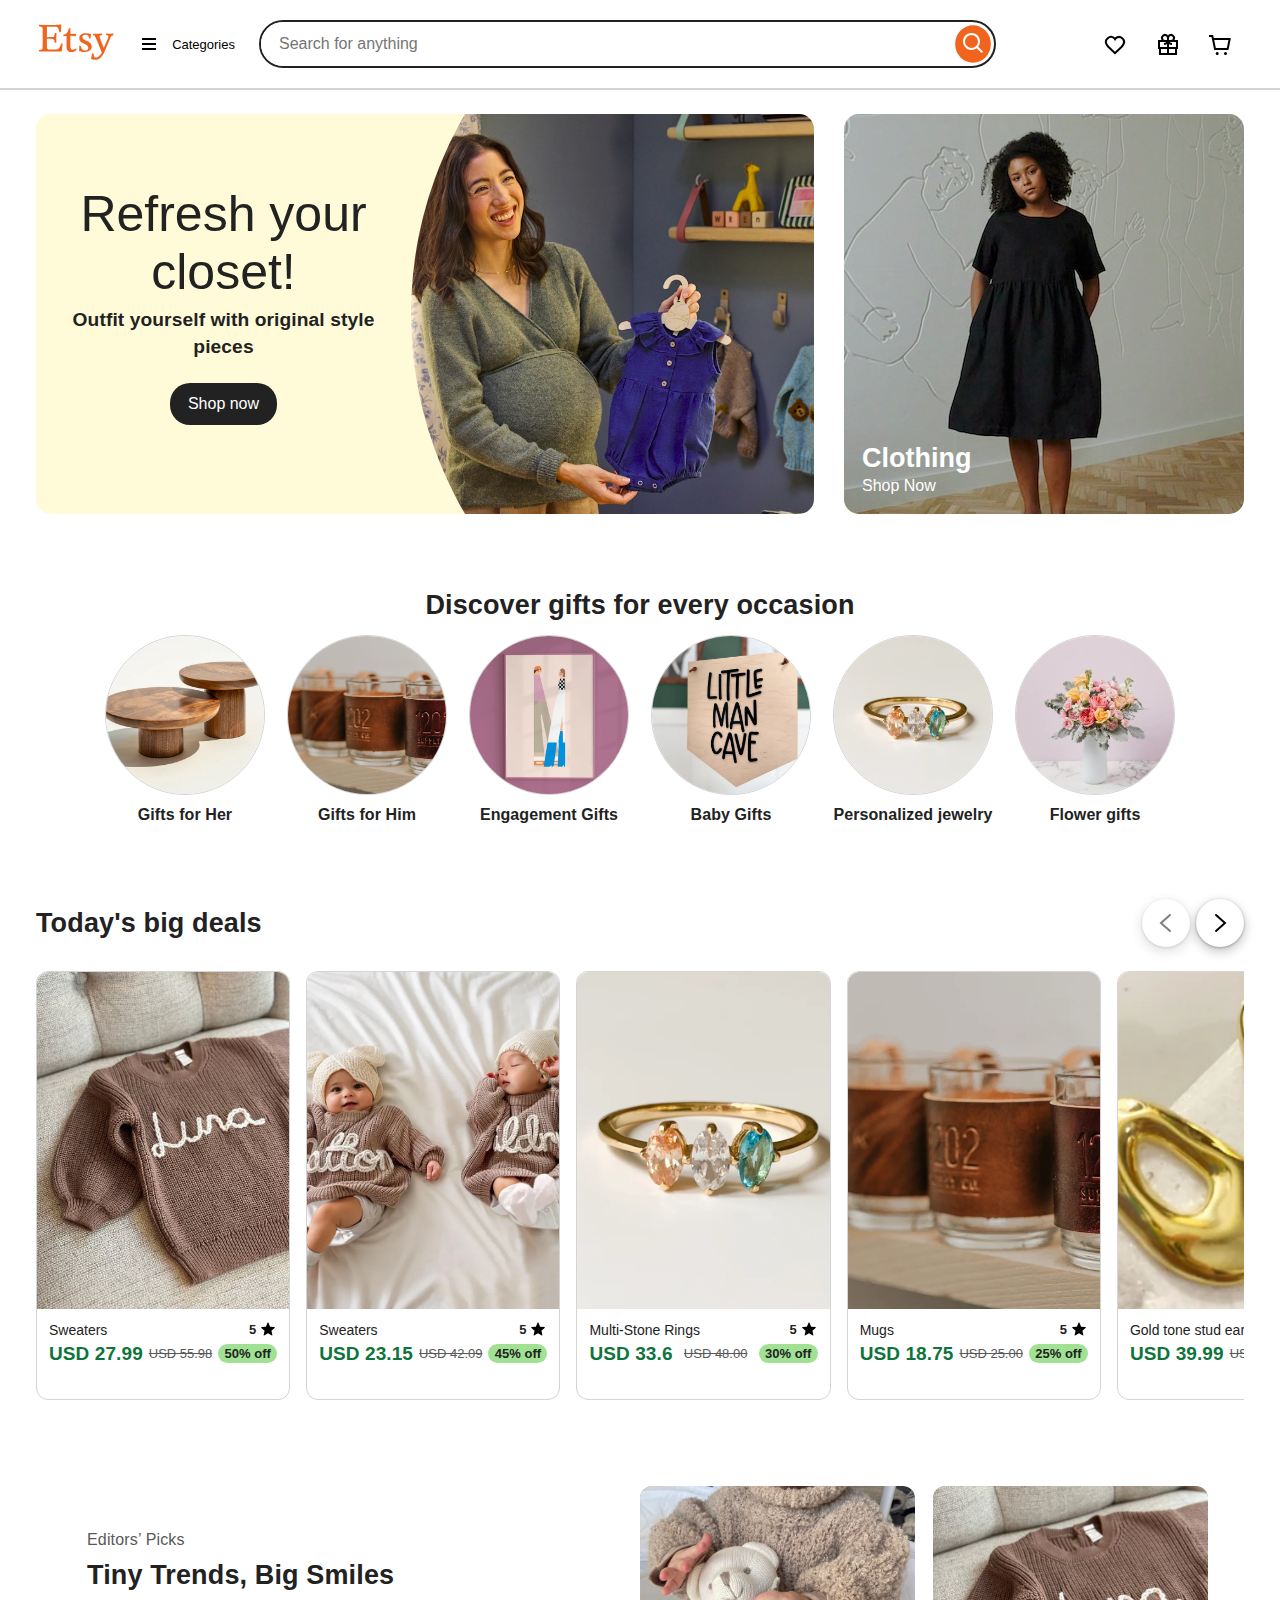
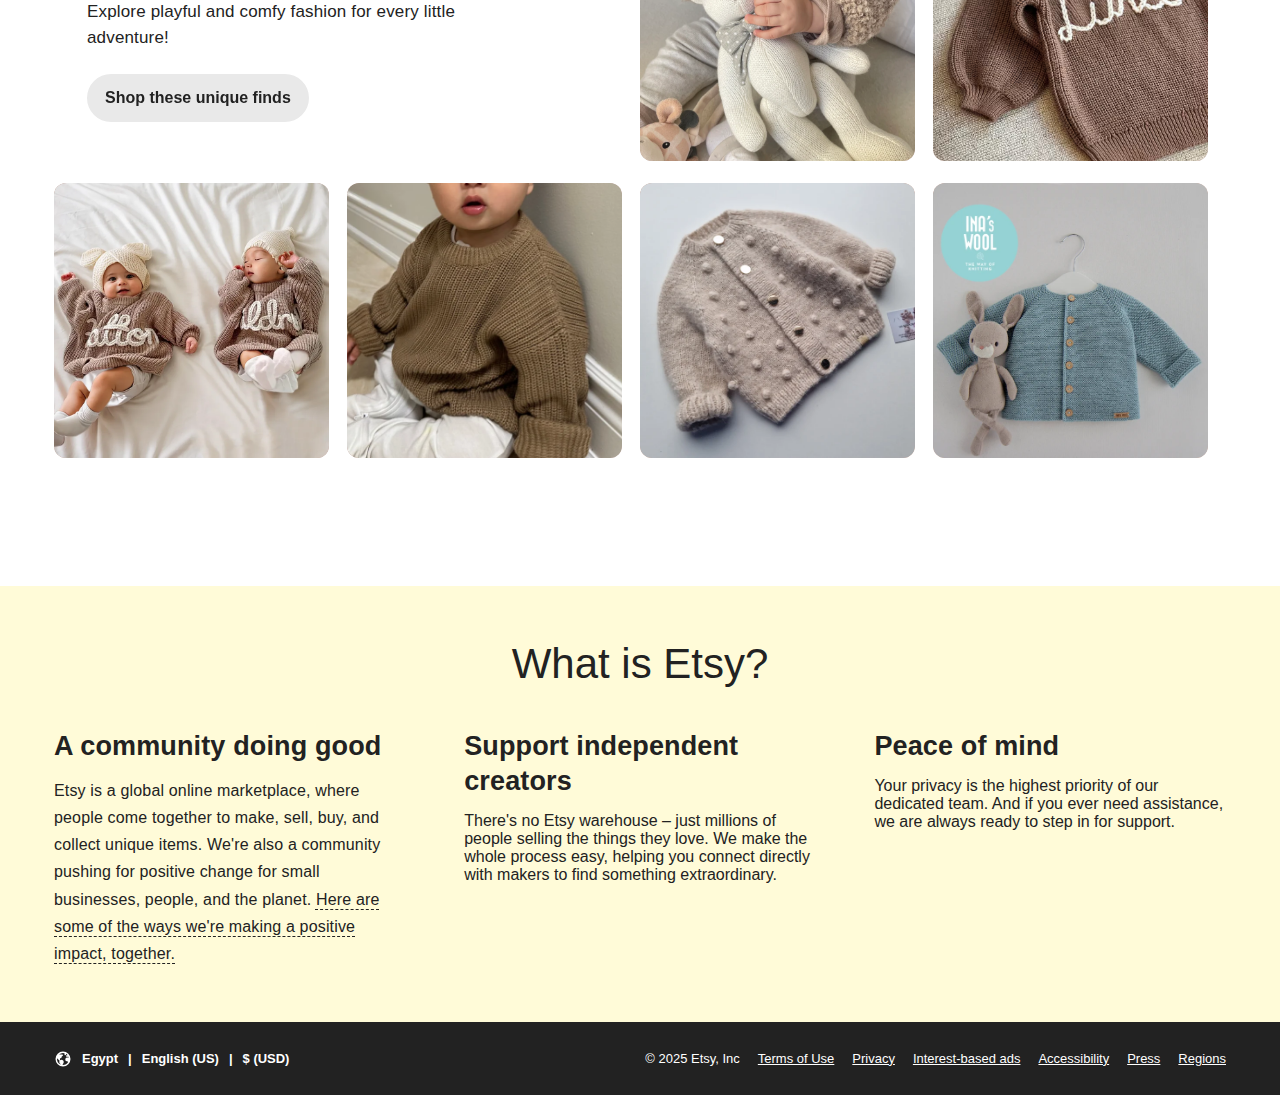
<file: index.html>
<!DOCTYPE html>
<html lang="en">

<head>
  <meta charset="UTF-8" />
  <meta name="viewport" content="width=device-width, initial-scale=1.0" />
  <link rel="stylesheet" href="styles/main.css" />
  <link rel="stylesheet" href="styles/gifts.css" />
  <link rel="stylesheet" href="styles/categories.css" />
  <link rel="stylesheet" href="styles/grid-sub-cat.css" />
  <link rel="stylesheet" href="https://cdnjs.cloudflare.com/ajax/libs/font-awesome/6.7.2/css/all.min.css" />

  <script src="scripts/components/gifts.js" defer></script>
  <script src="scripts/main.js" defer type="module"></script>

  <title>
    Etsy Egypt - Shop for handmade, vintage, custom, and unique gifts for
    everyone
  </title>

  <link rel="icon" href="./assets/images/favicon.png" type="image/png" sizes="32x32" />
</head>

<body>
  <main>
    <div class="menu-overlay"></div>

    <section class="hero container">
      <div class="main hero-hover cats" data-cat="0" data-sub-cat="0">
        <div class="data">
          <p>Refresh your closet!</p>
          <p>Outfit yourself with original style pieces</p>
          <button>Shop now</button>
        </div>
        <img src="./assets/images/landing1.png" alt="shop" />
      </div>
      <div class="second hero-hover cats">
        <div>
          <p class="sub-cat-name">Clothing</p>
          <p>Shop Now</p>
        </div>
      </div>
    </section>

    <section id="recently" class="recently container">
      <header>
        <h2>Recently viewed</h2>
      </header>
      <div class="recently-viewed"></div>
    </section>

    <section class="container gifts">
      <header>
        <h2>Discover gifts for every occasion</h2>
      </header>
      <div class="gifts-cards"></div>
    </section>

    <section id="scroller" class="big-deals container">
      <header>
        <h2>Today's big deals</h2>
        <div class="control">
          <button class="prev" id="prev" title="Previous">
            <svg xmlns="http://www.w3.org/2000/svg" viewBox="0 0 24 24" aria-hidden="true" focusable="false">
              <path
                d="M16 21.002a1 1 0 0 1-.664-.253L5.5 12.002l9.841-8.748a1 1 0 0 1 1.328 1.494L8.5 12.002l8.159 7.252A1 1 0 0 1 16 21.002">
              </path>
            </svg>
          </button>
          <button class="next" id="next" title="Next">
            <svg xmlns="http://www.w3.org/2000/svg" viewBox="0 0 24 24" aria-hidden="true" focusable="false">
              <path
                d="M8 21a1 1 0 0 1-.664-1.747l8.164-7.254-8.164-7.252a1 1 0 0 1 1.328-1.494L18.5 12l-9.836 8.747A1 1 0 0 1 8 21">
              </path>
            </svg>
          </button>
        </div>
      </header>
      <div id="carousel"></div>
    </section>

    <section class="gifts-for-1 container">

      <div class="grid-sub-cat1">

        <div class="grid-sub-cat1-container">

          <div class="grid-desc-container">
            <p class="sub-name">Editors’ Picks</p>
            <h2 class="grid-head">Tiny Trends, Big Smiles</h2>
            <p class="grid-desc">Explore playful and comfy fashion for every little adventure!</p>
            <a href="/pages/products.html?catId=4&subCatId=405" title="Shop these unique finds"> Shop these unique finds </a>
          </div>

        </div>
      </div>
    </section>

    <section class="gifts-for-2 container"></section>

    <section class="what-is">
      <div class="container">
        <h2>What is Etsy?</h2>

        <div class="columns">
          <div class="column">
            <h3>A community doing good</h3>
            <div>
              Etsy is a global online marketplace, where people come together
              to make, sell, buy, and collect unique items. We're also a
              community pushing for positive change for small businesses,
              people, and the planet.
              <div class="msg">
                <span class="under-lined">Here are some of the ways we're making a positive impact,
                  together.
                </span>
                <ul>
                  <li>
                    Your purchases on Etsy in 2020 generated nearly $4 billion
                    in income for small businesses.
                  </li>
                  <li>
                    We advocate for policy—at the global and local level—that
                    benefits creative entrepreneurs and helps small businesses
                    grow and thrive.
                  </li>
                  <li>
                    We are deepening our commitment to a sustainable future
                    and are working towards a new goal to reach net zero
                    emissions by 2030.
                  </li>
                </ul>
              </div>
            </div>
          </div>
          <div class="column">
            <h3>Support independent creators</h3>
            <p>
              There's no Etsy warehouse – just millions of people selling the
              things they love. We make the whole process easy, helping you
              connect directly with makers to find something extraordinary.
            </p>
          </div>
          <div class="column">
            <h3>Peace of mind</h3>
            <p>
              Your privacy is the highest priority of our dedicated team. And
              if you ever need assistance, we are always ready to step in for
              support.
            </p>
          </div>
        </div>
      </div>
    </section>
  </main>
</body>

</html>
</file>
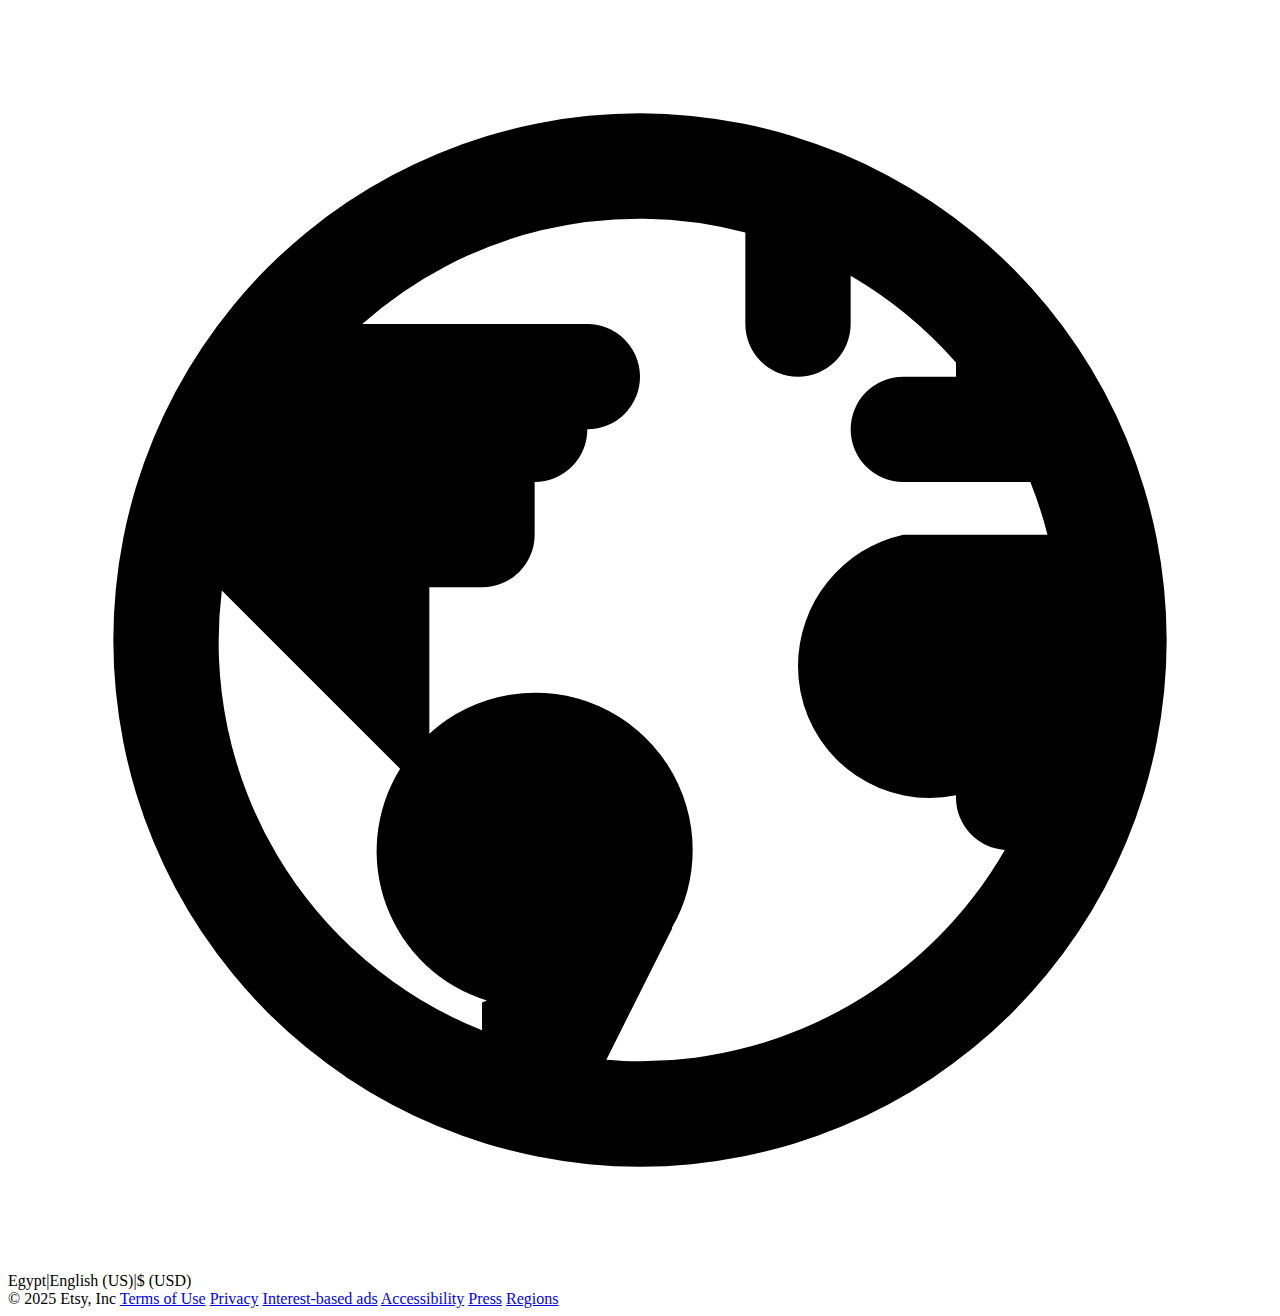
<file: components/footer.html>
<body>
  <footer>
    <div class="container">
      <div class="left-part">
        <svg
          xmlns="http://www.w3.org/2000/svg"
          viewBox="0 0 24 24"
          aria-hidden="true"
          focusable="false"
        >
          <path
            d="M12,2A10,10,0,1,0,22,12,10.012,10.012,0,0,0,12,2ZM9,18.883v0.528A7.938,7.938,0,0,1,4.06,11.06l3.385,3.385a2.967,2.967,0,0,0,1.649,4.4ZM17.5,15a2.509,2.509,0,0,0,.5-0.05V15a0.992,0.992,0,0,0,.927.985A8,8,0,0,1,12,20c-0.216,0-.427-0.016-0.639-0.032l1.254-2.5-0.015.006A2.968,2.968,0,0,0,13,16a2.988,2.988,0,0,0-5-2.221V11H9a1,1,0,0,0,1-1V9a1,1,0,0,0,1-1,1,1,0,0,0,0-2H6.726A7.9,7.9,0,0,1,14,4.263V6a1,1,0,0,0,2,0V5.082a8.047,8.047,0,0,1,2,1.649V7H17a1,1,0,0,0,0,2h2.411a7.941,7.941,0,0,1,.326,1H17a2.556,2.556,0,0,0-2,2.5A2.5,2.5,0,0,0,17.5,15Z"
          ></path>
        </svg>

        <span>Egypt</span><span>|</span><span>English (US)</span><span>|</span
        ><span>$ (USD)</span>
      </div>

      <div class="right-part">
        <span>© 2025 Etsy, Inc</span>
        <a href="#">Terms of Use</a>
        <a href="#">Privacy</a>
        <a href="#">Interest-based ads</a>
        <a href="#">Accessibility</a>
        <a href="#">Press</a>
        <a href="#">Regions</a>
      </div>
    </div>
  </footer>
</body>
</file>
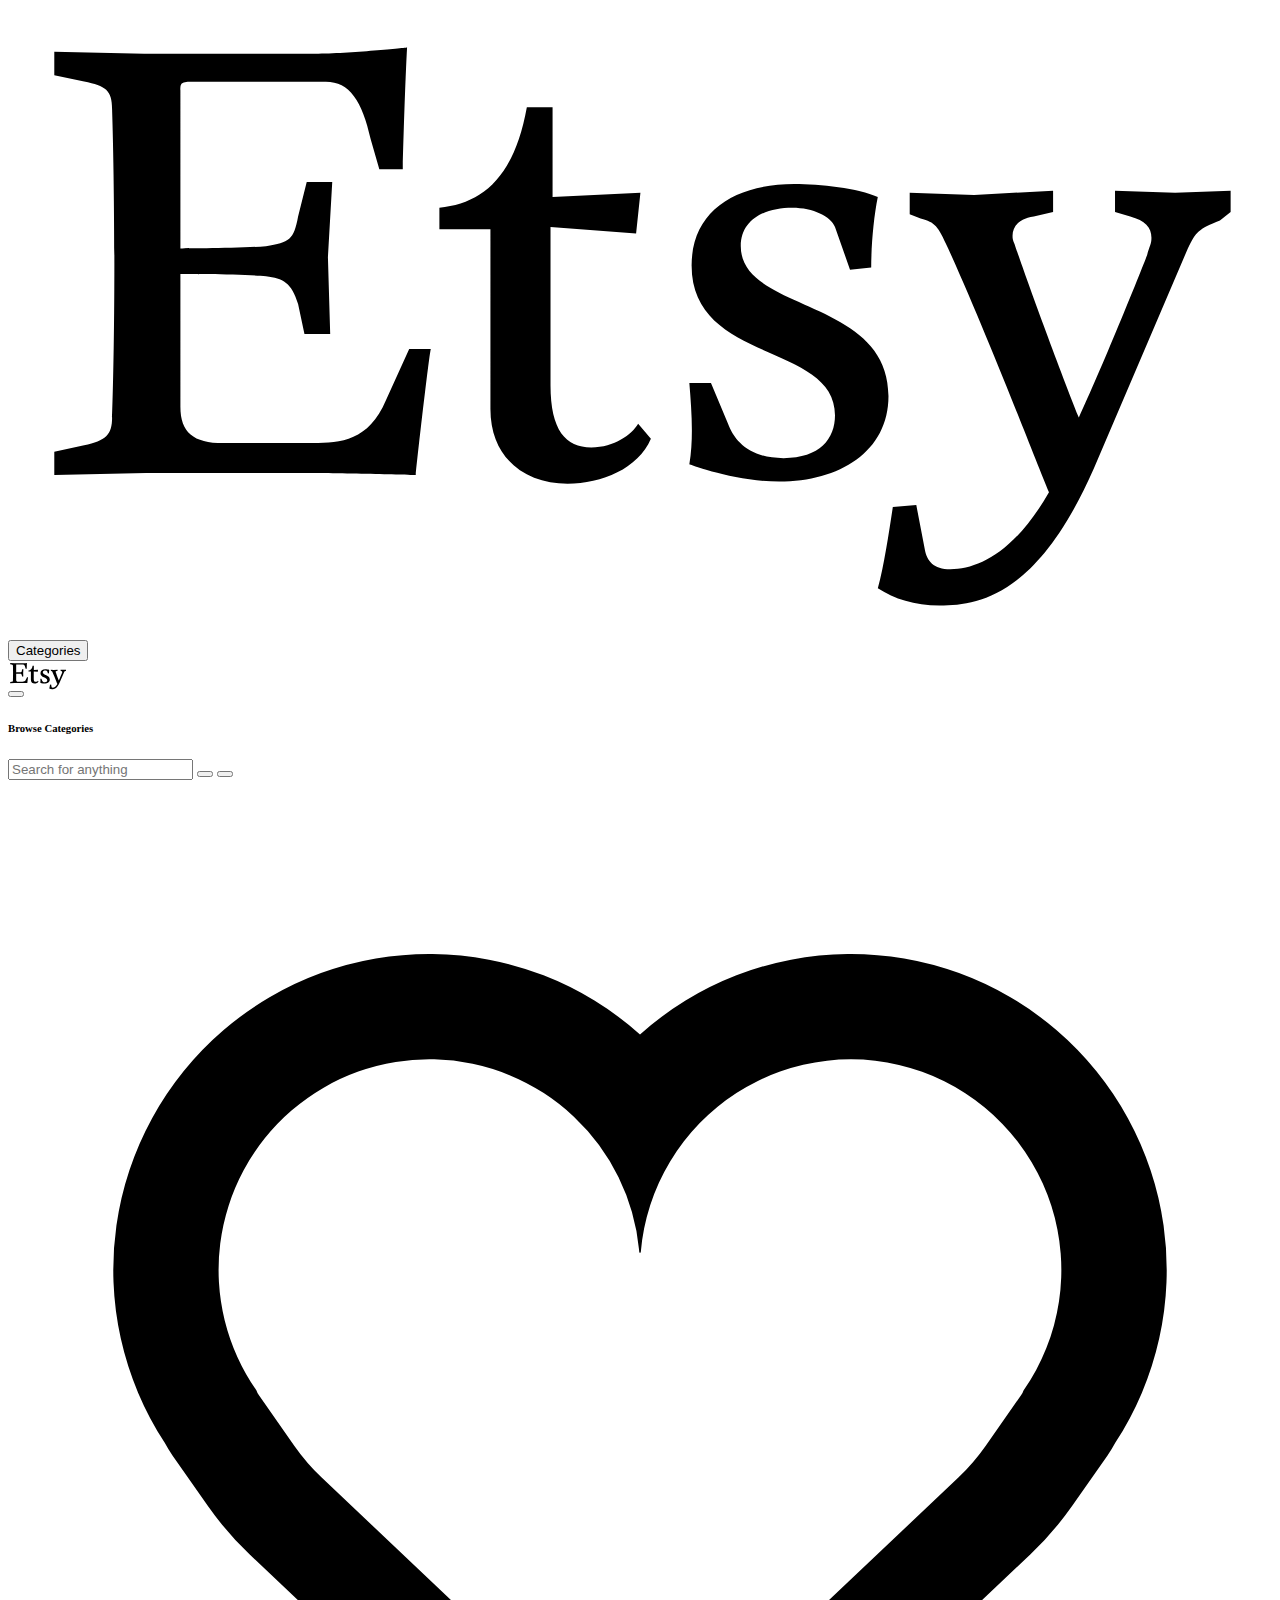
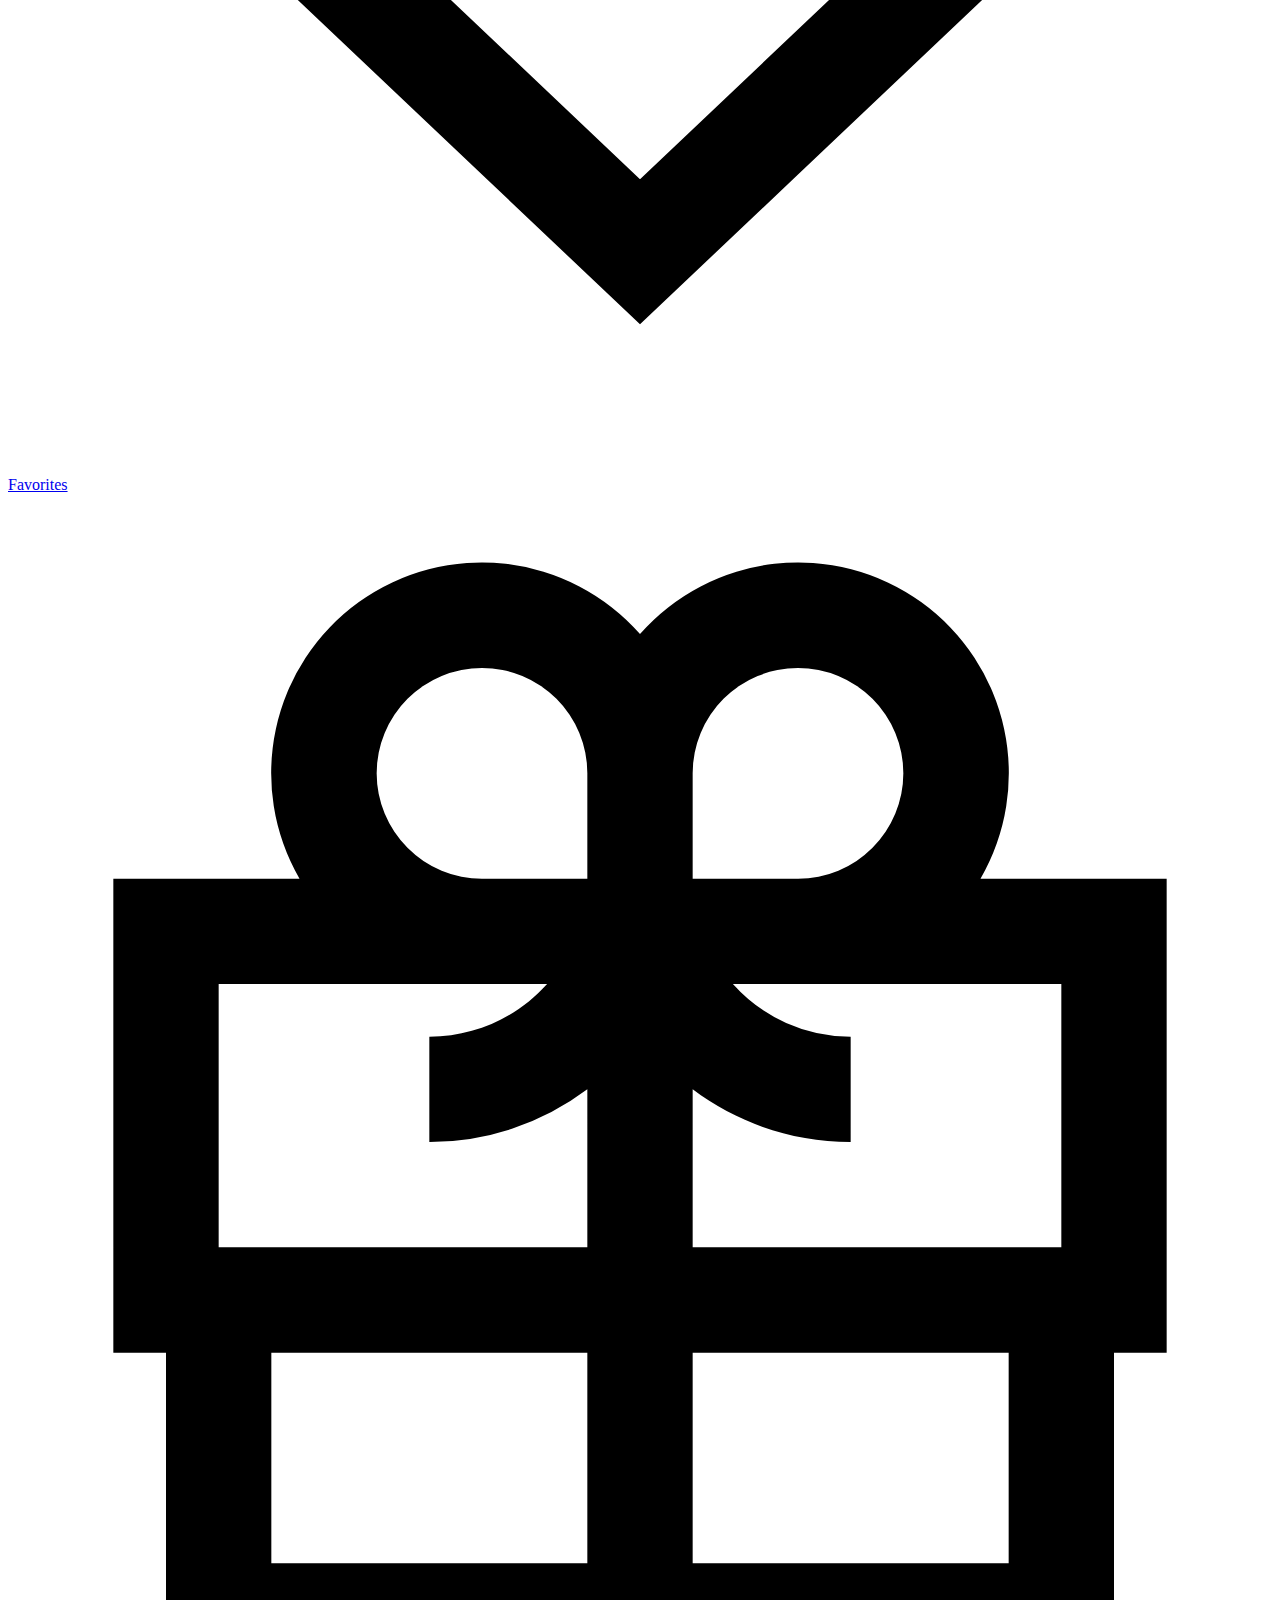
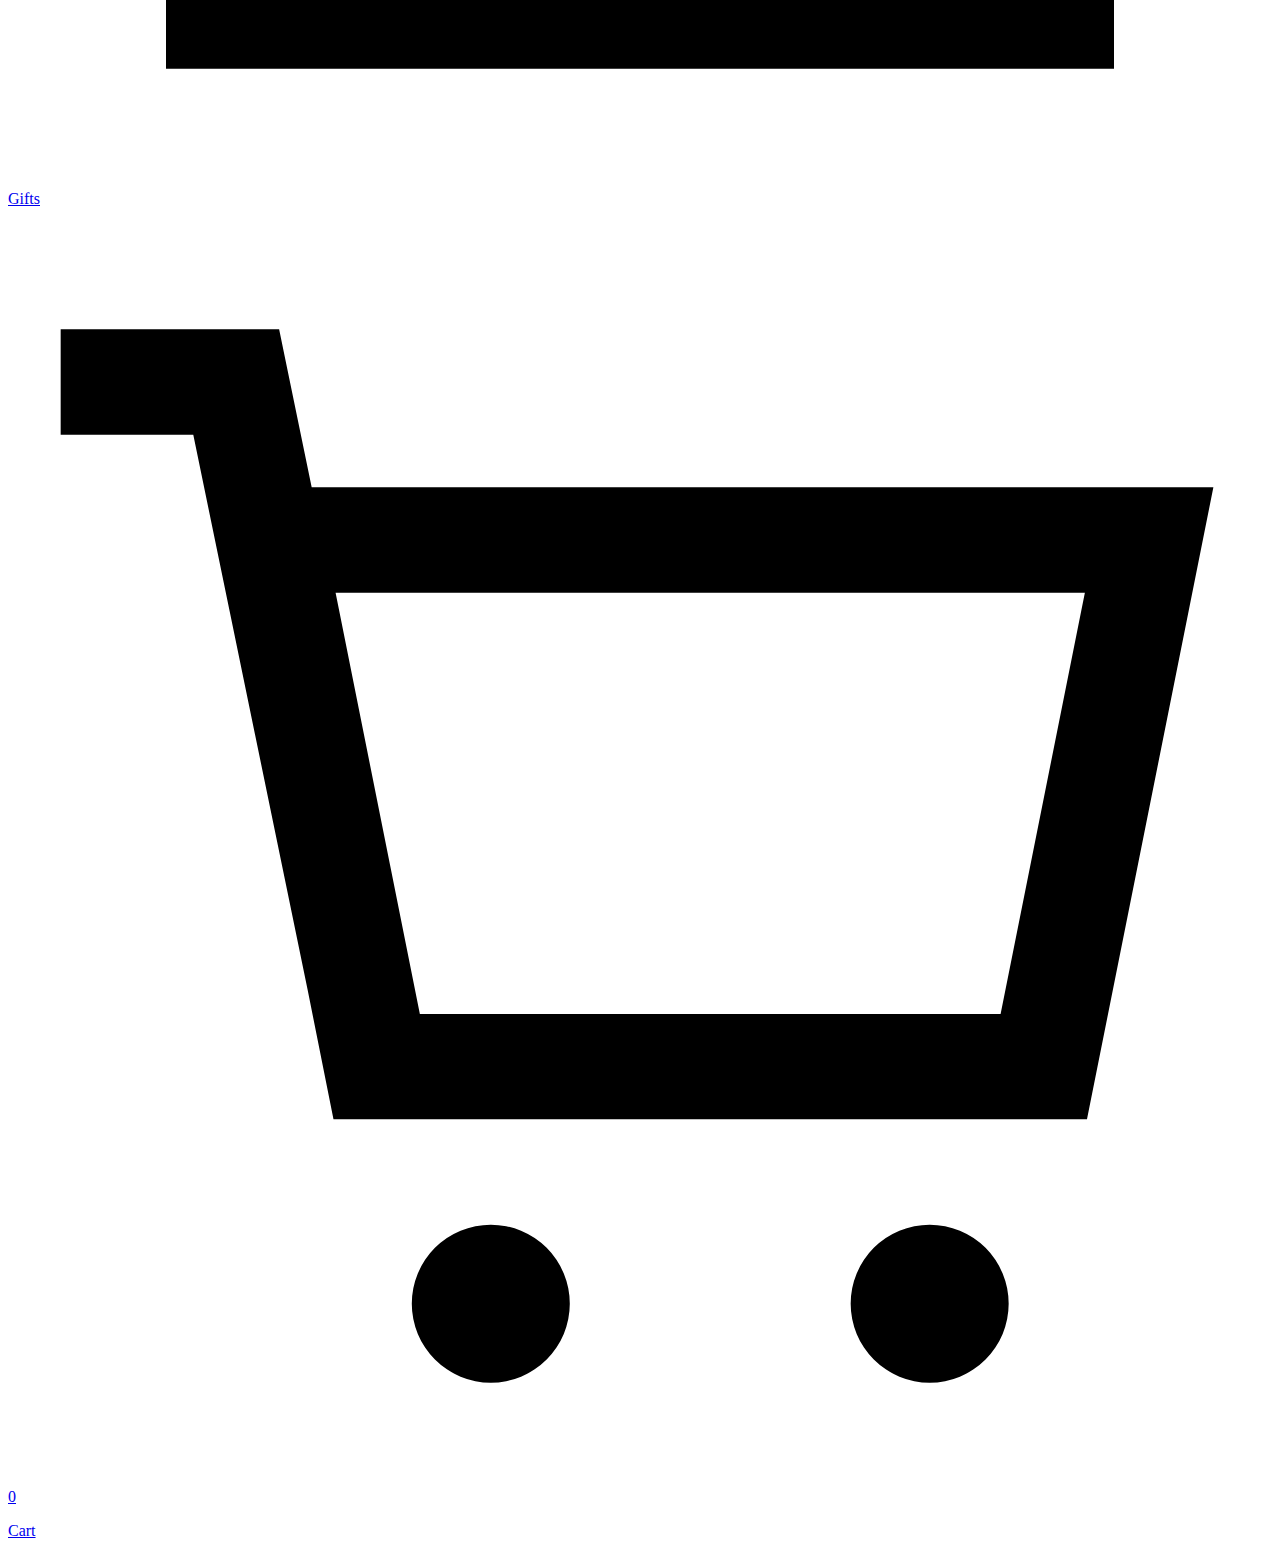
<file: components/header.html>
<body>
  <header>
    <div class="container">
      <a href="/" class="logo-link" title="Home">
        <svg
          class="logo"
          xmlns="http://www.w3.org/2000/svg"
          viewBox="0 0 48 24"
          aria-hidden="true"
          focusable="false"
        >
          <path
            d="M6.547,3.125v6.008c0,0,2.117,0,3.25-0.086c0.891-0.156,1.055-0.242,1.219-1.133l0.328-1.305h0.969l-0.164,2.852 l0.086,2.922h-0.977l-0.242-1.141c-0.242-0.812-0.57-0.977-1.219-1.055c-0.812-0.086-3.25-0.086-3.25-0.086v5.039 c0,0.969,0.492,1.383,1.625,1.383h3.414c1.055,0,2.109-0.086,2.766-1.625l0.883-1.953h0.82c-0.086,0.406-0.492,3.984-0.57,4.789 c0,0-3.086-0.078-4.383-0.078H5.25l-3.492,0.078v-0.883l1.133-0.25c0.82-0.164,1.062-0.406,1.062-1.055 c0,0,0.086-2.195,0.086-5.852c0-3.648-0.086-5.844-0.086-5.844c0-0.727-0.242-0.891-1.062-1.055L1.758,2.555V1.664l3.414,0.07h6.5 c1.297,0,3.484-0.234,3.484-0.234s-0.078,1.375-0.164,4.625h-0.891l-0.328-1.141c-0.32-1.461-0.805-2.188-1.703-2.188H6.961 C6.547,2.797,6.547,2.875,6.547,3.125z M19.703,3.766h0.977V7.18l3.336-0.164l-0.164,1.547l-3.25-0.25v6.016 c0,1.703,0.57,2.359,1.547,2.359c0.883,0,1.539-0.492,1.781-0.898l0.484,0.57c-0.484,1.133-1.859,1.703-3.164,1.703 c-1.617,0-2.93-0.969-2.93-2.836V8.398h-1.938V7.586C18.008,7.422,19.219,6.445,19.703,3.766z M26.695,14.242l0.648,1.547 c0.242,0.648,0.812,1.305,2.109,1.305c1.383,0,1.953-0.734,1.953-1.625c0-2.766-5.445-1.953-5.445-5.688c0-2.109,1.703-3.094,3.898-3.094c0.977,0,2.438,0.164,3.172,0.492c-0.164,0.812-0.25,1.867-0.25,2.68l-0.805,0.078l-0.57-1.625 c-0.164-0.398-0.82-0.727-1.625-0.727c-0.977,0-1.953,0.406-1.953,1.461c0,2.516,5.609,1.953,5.609,5.688c0,2.117-1.867,3.25-4.148,3.25c-1.703,0-3.414-0.656-3.414-0.656c0.164-0.969,0.086-2.023,0-3.086H26.695z M33.031,22.039 c0.242-0.891,0.406-2.023,0.57-3.086l0.891-0.078l0.328,1.703c0.078,0.406,0.32,0.734,0.969,0.734c1.055,0,2.438-0.648,3.742-2.922 c-0.578-1.383-2.281-5.844-3.828-9.258c-0.406-0.898-0.484-0.977-1.047-1.141l-0.414-0.156v-0.82l2.445,0.086l3-0.164V7.75 l-0.734,0.164c-0.57,0.078-0.805,0.398-0.805,0.727c0,0.086,0,0.164,0.078,0.328c0.156,0.492,1.461,4.141,2.438,6.578c0.805-1.703,2.352-5.523,2.594-6.172c0.086-0.328,0.164-0.406,0.164-0.648c0-0.414-0.242-0.656-0.805-0.812L42.039,7.75V6.938 l2.281,0.078l2.109-0.078V7.75l-0.406,0.32c-0.812,0.328-0.898,0.406-1.219,1.062l-3.57,8.359 c-2.117,4.797-4.312,5.203-5.852,5.203C34.406,22.695,33.672,22.445,33.031,22.039z"
          ></path>
        </svg>
      </a>
      <div class="easy-access">
        <div class="categories">
          <button class="categories-menu-button hover-effect">
            <span class="categories-button-data">Categories</span>
          </button>

          <div class="categories-on-air">
            <div class="sidebar-header">
              <div class="logo-container">
                <a role="button" href="/?ref=catnav-logo" aria-label="Etsy">
                  <span class="etsy-icon">
                    <svg
                      xmlns="http://www.w3.org/2000/svg"
                      viewBox="0 0 48 24"
                      width="60"
                      height="30"
                      aria-hidden="true"
                      focusable="false"
                    >
                      <path
                        d="M6.547,3.125v6.008c0,0,2.117,0,3.25-0.086c0.891-0.156,1.055-0.242,1.219-1.133l0.328-1.305h0.969l-0.164,2.852 l0.086,2.922h-0.977l-0.242-1.141c-0.242-0.812-0.57-0.977-1.219-1.055c-0.812-0.086-3.25-0.086-3.25-0.086v5.039 c0,0.969,0.492,1.383,1.625,1.383h3.414c1.055,0,2.109-0.086,2.766-1.625l0.883-1.953h0.82c-0.086,0.406-0.492,3.984-0.57,4.789 c0,0-3.086-0.078-4.383-0.078H5.25l-3.492,0.078v-0.883l1.133-0.25c0.82-0.164,1.062-0.406,1.062-1.055 c0,0,0.086-2.195,0.086-5.852c0-3.648-0.086-5.844-0.086-5.844c0-0.727-0.242-0.891-1.062-1.055L1.758,2.555V1.664l3.414,0.07h6.5 c1.297,0,3.484-0.234,3.484-0.234s-0.078,1.375-0.164,4.625h-0.891l-0.328-1.141c-0.32-1.461-0.805-2.188-1.703-2.188H6.961 C6.547,2.797,6.547,2.875,6.547,3.125z M19.703,3.766h0.977V7.18l3.336-0.164l-0.164,1.547l-3.25-0.25v6.016 c0,1.703,0.57,2.359,1.547,2.359c0.883,0,1.539-0.492,1.781-0.898l0.484,0.57c-0.484,1.133-1.859,1.703-3.164,1.703 c-1.617,0-2.93-0.969-2.93-2.836V8.398h-1.938V7.586C18.008,7.422,19.219,6.445,19.703,3.766z M26.695,14.242l0.648,1.547 c0.242,0.648,0.812,1.305,2.109,1.305c1.383,0,1.953-0.734,1.953-1.625c0-2.766-5.445-1.953-5.445-5.688c0-2.109,1.703-3.094,3.898-3.094c0.977,0,2.438,0.164,3.172,0.492c-0.164,0.812-0.25,1.867-0.25,2.68l-0.805,0.078l-0.57-1.625 c-0.164-0.398-0.82-0.727-1.625-0.727c-0.977,0-1.953,0.406-1.953,1.461c0,2.516,5.609,1.953,5.609,5.688c0,2.117-1.867,3.25-4.148,3.25c-1.703,0-3.414-0.656-3.414-0.656c0.164-0.969,0.086-2.023,0-3.086H26.695z M33.031,22.039 c0.242-0.891,0.406-2.023,0.57-3.086l0.891-0.078l0.328,1.703c0.078,0.406,0.32,0.734,0.969,0.734c1.055,0,2.438-0.648,3.742-2.922 c-0.578-1.383-2.281-5.844-3.828-9.258c-0.406-0.898-0.484-0.977-1.047-1.141l-0.414-0.156v-0.82l2.445,0.086l3-0.164V7.75 l-0.734,0.164c-0.57,0.078-0.805,0.398-0.805,0.727c0,0.086,0,0.164,0.078,0.328c0.156,0.492,1.461,4.141,2.438,6.578c0.805-1.703,2.352-5.523,2.594-6.172c0.086-0.328,0.164-0.406,0.164-0.648c0-0.414-0.242-0.656-0.805-0.812L42.039,7.75V6.938 l2.281,0.078l2.109-0.078V7.75l-0.406,0.32c-0.812,0.328-0.898,0.406-1.219,1.062l-3.57,8.359 c-2.117,4.797-4.312,5.203-5.852,5.203C34.406,22.695,33.672,22.445,33.031,22.039z"
                      ></path>
                    </svg>
                  </span>
                </a>
              </div>
              <div class="close-button-container">
                <button class="close-button" aria-label="Close Menu">
                  <span class="etsy-icon"
                    ><svg
                      xmlns="http://www.w3.org/2000/svg"
                      viewBox="0 0 24 24"
                      aria-hidden="true"
                      focusable="false"
                    >
                      <path
                        d="M13.414,12l6.293-6.293a1,1,0,0,0-1.414-1.414L12,10.586,5.707,4.293A1,1,0,0,0,4.293,5.707L10.586,12,4.293,18.293a1,1,0,1,0,1.414,1.414L12,13.414l6.293,6.293a1,1,0,0,0,1.414-1.414Z"
                      ></path>
                    </svg>
                  </span>
                </button>
              </div>
            </div>
            <h6 class="sidebar-title">Browse Categories</h6>
            <div class="categories-menu"></div>
            <div class="categories-sub-menu">
              <a class="all-categories"></a>
              <div class="sub-categories"></div>
            </div>
          </div>
          <span class="categories-arrow"></span>
        </div>
        <form id="search-con" class="search" autocomplete="off">
          <input
            type="text"
            name="search"
            placeholder="Search for anything"
            id="header-search-input"
          />
          <button
            type="reset"
            class="cancel-search hover-effect hide"
            id="header-search-cancel"
            title="Cancel Search"
          >
            <svg
              xmlns="http://www.w3.org/2000/svg"
              viewBox="0 0 24 24"
              aria-hidden="true"
              focusable="false"
            >
              <path
                d="M13.414,12l6.293-6.293a1,1,0,0,0-1.414-1.414L12,10.586,5.707,4.293A1,1,0,0,0,4.293,5.707L10.586,12,4.293,18.293a1,1,0,1,0,1.414,1.414L12,13.414l6.293,6.293a1,1,0,0,0,1.414-1.414Z"
              ></path>
            </svg>
          </button>
          <button
            type="submit"
            class="search-button"
            id="header-search"
            title="Search"
          >
            <svg
              xmlns="http://www.w3.org/2000/svg"
              viewBox="0 0 24 24"
              aria-hidden="true"
              focusable="false"
              class="search-icon"
            >
              <path
                fill-rule="evenodd"
                clip-rule="evenodd"
                d="M10.5 19a8.46 8.46 0 0 0 5.262-1.824l4.865 4.864 1.414-1.414-4.865-4.865A8.5 8.5 0 1 0 10.5 19m0-2a6.5 6.5 0 1 0 0-13 6.5 6.5 0 0 0 0 13"
              ></path>
            </svg>
          </button>
          <ul class="search-menu hide" id="search-menu"></ul>
        </form>
      </div>
      <nav>
        <a class="hover-effect" href="/pages/products.html?fav=true">
          <svg
            xmlns="http://www.w3.org/2000/svg"
            viewBox="0 0 24 24"
            aria-hidden="true"
            focusable="false"
          >
            <path
              fill-rule="evenodd"
              clip-rule="evenodd"
              d="M20.877 12.52q.081-.115.147-.239A6 6 0 0 0 12 4.528a6 6 0 0 0-9.024 7.753q.066.123.147.24l.673.961a6 6 0 0 0 .789.915L12 21.422l7.415-7.025q.44-.418.789-.915zm-14.916.425L12 18.667l6.04-5.722q.293-.279.525-.61l.673-.961a.3.3 0 0 0 .044-.087 4 4 0 1 0-7.268-2.619v.003L12 8.667l-.013.004v-.002l-.006-.064a3.98 3.98 0 0 0-1.232-2.51 4 4 0 0 0-6.031 5.193q.014.045.044.086l.673.961a4 4 0 0 0 .526.61"
            ></path>
          </svg>
          <p class="button-data">Favorites</p>
        </a>
        <a class="hover-effect" href="/pages/products.html?catId=10">
          <svg
            xmlns="http://www.w3.org/2000/svg"
            viewBox="0 0 24 24"
            aria-hidden="true"
            focusable="false"
          >
            <path
              fill-rule="evenodd"
              clip-rule="evenodd"
              d="M5.535 7A4 4 0 0 1 12 2.354 4 4 0 0 1 18.465 7H22v9h-1v6H3v-6H2V7zm9.466 0H13V5a2 2 0 1 1 2.001 2M11 5a2 2 0 1 0-2.001 2H11zm-.764 4c-.55.614-1.348 1-2.236 1v2a4.98 4.98 0 0 0 3-1v3H4V9zM13 11c.836.628 1.874 1 3 1v-2a3 3 0 0 1-2.236-1H20v5h-7zm-8 5v4h6v-4zm8 4v-4h6v4z"
            ></path>
          </svg>
          <p class="button-data">Gifts</p>
        </a>
        <a class="hover-effect cart-link" href="/pages/cart.html">
          <svg
            xmlns="http://www.w3.org/2000/svg"
            viewBox="0 0 24 24"
            aria-hidden="true"
            focusable="false"
          >
            <path
              fill-rule="evenodd"
              clip-rule="evenodd"
              d="m5.766 5-.618-3H1v2h2.518l2.17 10.535L6.18 17h14.307l2.4-12zM7.82 15l-1.6-8h14.227l-1.6 8z"
            ></path>
            <path
              d="M10.667 20.5a1.5 1.5 0 1 1-3 0 1.5 1.5 0 0 1 3 0m8.333 0a1.5 1.5 0 1 1-3 0 1.5 1.5 0 0 1 3 0"
            ></path>
          </svg>
          <span class="header-cart-total">0</span>
          <p class="button-data">Cart</p>
        </a>
      </nav>
    </div>
  </header>
</body>
</file>
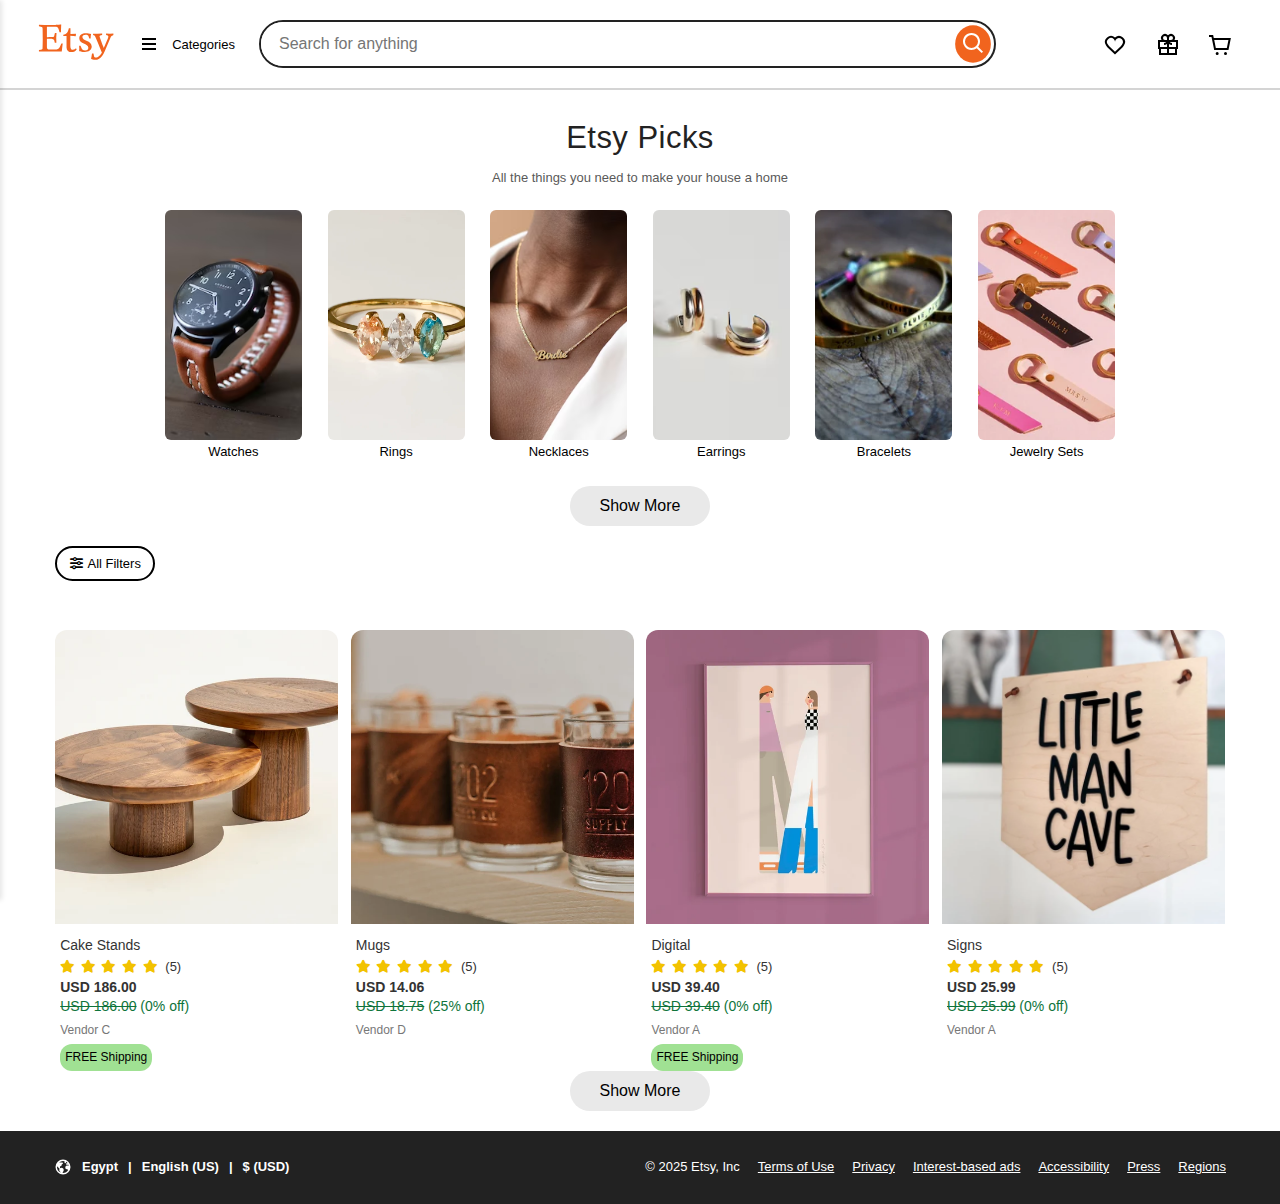
<file: pages/products.html>
<!DOCTYPE html>
<html lang="en">

<head>
  <meta charset="UTF-8">
  <meta name="viewport" content="width=device-width, initial-scale=1.0">
  <link rel="stylesheet" href="https://cdnjs.cloudflare.com/ajax/libs/font-awesome/6.7.2/css/all.min.css">
  <link rel="stylesheet" href="../styles/products.css">
  <link rel="stylesheet" href="/styles/categories.css" />

  <title>Categories</title>

  <link rel="icon" href="/assets/images/favicon.png" type="image/png" sizes="32x32" />
</head>

<body>
  <main>
    <div class="menu-overlay"></div>
    <div id="header-placeholder"></div>

    <section class="products-page container">
      <section class="category-section">
        <div class="category-container"> </div>
        <div class="sub-categories-container">
          <div class="sub-category-cards">
          </div>
          <div class="btn">
            <input type="button" value="Show More" class="show-more-btn sbtn2">
          </div>
        </div>


      </section>
      <section class="filter-section">
        <div id="pageOverlay" class="overlay"></div>
        <button class="filter-btn">
          <i class="fa-solid fa-sliders"></i>All Filters
        </button>
        <div class="filter-panel">
          <div class="filter-close">&times;</div>
          <h2>Filters</h2>

          <div class="filter-content">
            <!-- categories section -->
            <div class="filter-group">
              <h3>Filter by category</h3>
              <div class="select-wrapper">
                <select class="cat-filter" name="" id="" title="Select a category">
                  <option value="" disabled selected>Select a category</option>
                  <option catId="1"> Jewelry </option>
                  <option catId="2"> Home & Living </option>
                  <option catId="3"> Art & Collectibles </option>
                  <option catId="4"> Clothing </option>
                  <option catId="5"> Craft Supplies & Tools </option>
                  <option catId="6"> Accessories </option>
                  <option catId="7"> Bags & Purses </option>
                  <option catId="8"> Baby </option>
                  <option catId="9"> Books, Movies & Music </option>

                </select>

              </div>



            </div>

            <!-- special offers section-->
            <div class="filter-group">
              <h3>Special offers</h3>
              <label><input type="checkbox" /> FREE shipping</label>
              <label><input type="checkbox" /> On sale</label>
            </div>

            <!-- shop location section-->
            <div class="filter-group">
              <h3>Shop Location</h3>
              <label><input type="radio" /> Anywhere</label>
              <label><input type="radio" /> Egypt</label>
              <label><input type="radio" /> Custom</label>
            </div>

            <!-- item format section-->
            <div class="filter-group">
              <h3>Item format</h3>
              <label><input type="radio" /> All</label>
              <label><input type="radio" /> Physical items</label>
              <label><input type="radio" /> Digital downloads</label>
            </div>

            <!-- etsy’s best section-->
            <div class="filter-group">
              <h3>Etsy's best</h3>
              <label><input type="checkbox" /> Etsy's Pick</label>
              <label style="color: #9560b8; display: inline-flex; align-items: center; gap: 4px;"><input
                  type="checkbox" /> Star Seller <svg xmlns="http://www.w3.org/2000/svg"
                  style="width: 20px; height:20px; fill:#9560b8;" viewBox="0 0 24 24" aria-hidden="true"
                  focusable="false">
                  <path
                    d="m20.902 7.09-2.317-1.332-1.341-2.303H14.56L12.122 2 9.805 3.333H7.122L5.78 5.758 3.341 7.09v2.667L2 12.06l1.341 2.303v2.666l2.318 1.334L7 20.667h2.683L12 22l2.317-1.333H17l1.342-2.303 2.317-1.334v-2.666L22 12.06l-1.341-2.303V7.09zm-6.097 6.062.732 3.515-.488.363-2.927-1.818-3.049 1.697-.488-.363.732-3.516-2.56-2.181.121-.485 3.537-.243 1.341-3.273h.488l1.341 3.273 3.537.243.122.484z">
                  </path>
                </svg></label>
              <p>Consistently earned 5-star reviews, shipped orders on time, and replied quickly to messages</p>
            </div>

            <!-- ready to ship in section-->
            <div class="filter-group">
              <h3>Ready to ship in</h3>
              <label><input type="radio" /> 1 day</label>
              <label><input type="radio" /> 1–3 days</label>
            </div>

            <!-- price section-->
            <div class="filter-group">
              <h3>Price ($)</h3>
              <label><input type="radio" /> Any price</label>
              <label><input type="radio" /> Under USD 25</label>
              <label><input type="radio" /> USD 25 to USD 50</label>
              <label><input type="radio" /> USD 50 to USD 100</label>
              <label><input type="radio" /> Over USD 100</label>
              <label><input type="radio" /> Custom</label>
              <div class="price-range">
                <input type="text" placeholder="Low" />
                <span>to</span>
                <input type="text" placeholder="High" />
              </div>
            </div>

            <!-- color section-->
            <div class="filter-group">
              <h3>Color</h3>
              <label><input type="checkbox" /> Beige</label>
              <label><input type="checkbox" /> Black</label>
              <label><input type="checkbox" /> Blue</label>
            </div>

            <!-- item type -->
            <div class="filter-group">
              <h3>Item type</h3>
              <label><input type="radio" /> All items</label>
              <label><input type="radio" /> Vintage</label>
            </div>

            <!-- ordering options -->
            <div class="filter-group">
              <h3>Ordering options</h3>
              <label><input type="checkbox" /> Accepts Etsy gift cards</label>
              <label><input type="checkbox" /> Can be gift-wrapped</label>
              <label><input type="checkbox" /> Customizable</label>
            </div>

            <!-- ship to -->
            <div class="filter-group">
              <h3>Ship to</h3>
              <select title="Ship to">
                <option>Egypt</option>
                <option>United States</option>
                <option>Canada</option>
                <option>United Kingdom</option>
              </select>
            </div>
          </div>

          <div class="filter-footer">
            <button class="cancel-btn">Cancel</button>
            <button class="apply-btn">Apply</button>
          </div>
        </div>
      </section>
      <section class="product-section">

        <div id="products-container">
          <div class="product-cards" id="product-cards">            

          </div>
        </div>
        <div class="btn">
          <input type="button" value="Show More" class="show-more-btn sbtn1">
        </div>
      </section>




    </section>
  </main>







  <script src="../scripts/pages/products.js" type="module"></script>

</body>

</html>
</file>
<file: styles/main.css>
@import url("global.css");
@import url("header.css");
@import url("slider.css");
@import url("footer.css");

/* common styles*/

/* favorite icon style */
.product-favorite {
  position: absolute;
  top: 8px;
  right: 8px;
  font-size: 15px;
  opacity: 0;
  color: black;
  border-radius: 15px;
  padding: 5px;
  transition: transform 0.5s ease-in-out;
}

i.product-favorite {
  font-size: 17px;
  padding: 6px;
}
.product-favorite::after {
  content: "";
  position: absolute;
  top: 0;
  right: 0;
  display: inline-block;
  width: calc(100% - 4px);
  height: calc(100% - 4px);
  border: 2px solid #d7d7d7;
  z-index: -1;
  background-color: white;
  border-radius: 15px;
}
.recently-prod:hover .product-favorite,
.slide:hover .product-favorite {
  animation: favorite-animation 0.5s forwards;
}

.product-favorite:hover {
  box-shadow: 0px 0px 5px 3px #00000040;
}

.product-favorite:hover::after {
  transform: scale(1.09);
}

.product-favorite img {
  width: 18px;
  vertical-align: middle;
}

@keyframes favorite-animation {
  0% {
    transform: translateY(100%);
    opacity: 0;
  }

  100% {
    transform: translateY(0);
    opacity: 1;
  }
}

/* hero section */
.hero {
  display: flex;
  gap: 30px;
}

section.container {
  padding-bottom: 50px;
  padding-top: 24px;
}

section h2 {
  letter-spacing: 0.13505px;
  font-size: 27.01px;
  font-weight: 600;
  line-height: 1.3;
}

section header {
  margin-bottom: 12px;
}

.hero .main,
.hero .second {
  display: flex;
  background-color: #fffbd8;
  align-items: center;
  border-radius: 15px;
  cursor: pointer;
  transition: all 0.1s linear;
  flex-grow: 1;
}

.hero .main {
  max-width: 100%;
  flex-wrap: wrap;
  position: relative;
}

.hero .second {
  display: none;
  background-image: url("../assets/images/landing2.png");
  width: 400px;
  height: 400px;
}
.hero .second div {
  background-color: rgba(0, 0, 0, 0.164);
  width: 100%;
  height: 100%;
  border-radius: inherit;
  display: flex;
  flex-direction: column;
  justify-content: flex-end;
}
.hero .second div p {
  color: white;
  padding: 0 18px;
}

.hero .second p:first-child {
  font-size: 27.01px;
  font-weight: 600;
  line-height: 1.3;
}

.hero .second p + p {
  font-size: 16px;
  font-weight: 500;
  line-height: 1.25;
  margin-bottom: 18px;
}

.hero-hover:hover,
.hero .main button:hover,
#carousel > div:hover {
  box-shadow: 0px 1px 3px 0px #00000065, 0px 4px 5px 4px #00000026;
}

.hero img {
  object-fit: cover;
  border-radius: inherit;
}

.hero .main img {
  clip-path: ellipse(100% 100% at 50% 100%);
  min-width: 200px;
  flex-grow: 1;
  max-width: 640px;
}

.hero .main .data {
  padding: 24px;
  flex-grow: 3;
  min-width: 0;
  flex-grow: 1;
}

.hero .main p {
  text-align: center;
  margin: auto;
}

.hero .main .data p:first-child {
  font-size: 50px;
  font-weight: 300;
}

.hero .main .data p + p {
  font-size: 1.2rem;
  font-weight: 600;
  line-height: 1.7rem;
  letter-spacing: 0.09505px;
  padding: 5px 0;
}

.hero .main button {
  font-size: 1rem;
  background-color: var(--primary-color);
  color: white;
  margin: 18px auto;
  display: block;
  padding: 12px 18px;
  border-radius: 20px;
  font-weight: 500;
  position: absolute;
  bottom: 0;
  left: 50%;
  transform: translate(-50%);
  transition: all 0.25 linear;
  z-index: 2;
}

/* gifts */

.gifts h2 {
  text-align: center;
}
/* ------------------------------------------------------------------------------------- */
/* recently viewed */
section.recently {
  padding-top: 15px;
}
.recently h2 {
  font-size: 19.01px;
}
.recently-viewed {
  display: grid;
  grid-template-columns: repeat(2, 1fr);
  cursor: pointer;
  gap: 18px;
}
.recently-prod {
  position: relative;
  border-radius: 12px;
  height: 156px;
}
.recently-prod:hover {
  box-shadow: 0px 1px 3px 0px #00000065, 0px 4px 5px 4px #00000026;
}
.recently-prod img {
  width: 100%;
  height: 100%;
  object-fit: cover;
  border-radius: inherit;
}
.recently-prod p {
  position: absolute;
  bottom: 6px;
  left: 6px;
  padding: 6px 8px;
  display: flex;
  align-items: center;
  gap: 5px;
  background-color: white;
  border: 1px solid #949494;
  border-radius: inherit;
  font-size: 12.99px;
}
.recently-prod .current {
  font-weight: 700;
}
.recently-prod .old {
  text-decoration: line-through;
}

/* ------------------------------------------------------------------------------------- */
/* big deals section */
.big-deals header {
  display: flex;
  justify-content: space-between;
  align-items: center;
}

.big-deals .control {
  display: flex;
}

#carousel .slide {
  border: 1px solid #0e0e0e2e;
  border-radius: 12px;
  cursor: pointer;
  display: flex;
  flex-direction: column;
  flex: 0 0 calc(100%);
  max-width: calc(100%);
  position: relative;
}

.big-deals .slide > img {
  max-width: 100%;
  border-radius: 12px 12px 0 0;
  object-fit: cover;
  flex-grow: 1;
}

.big-deals .product-data {
  min-height: 90px;
  border-radius: 0 0 12px 12px;
  padding: 12px;
}

#carousel .slide:hover {
  border: none;
}

#scroller .product-data div {
  display: flex;
  align-items: center;
}

#scroller .product-data img {
  width: 18px;
}

#scroller .product-data .title {
  white-space: nowrap;
  overflow: hidden;
  width: 155px;
  text-overflow: ellipsis;
  font-size: 14px;
  font-weight: 400;
  flex-grow: 1;
}

#scroller .product-data .rating {
  width: 84px;
  display: flex;
  justify-content: flex-end;
  align-items: center;
  gap: 3px;
}

#scroller .product-data .rating p {
  font-size: 12.99px;
  font-weight: 600;
  line-height: 1.4;
}

#scroller .current-price {
  color: var(--secondary-color);
  font-size: 19.01px;
  font-weight: 600;
  line-height: 1.6;
  letter-spacing: 0.09505px;
}

#scroller .old-price {
  font-size: 12.99px;
  font-weight: 400;
  line-height: 1.4;
  text-decoration: line-through;
  color: #595959;
}

#scroller .pricing {
  justify-content: space-between;
}

#scroller .disc {
  min-width: 59px;
  font-size: 13px;
  font-weight: 700;
  background-color: #a0e193;
  text-align: center;
  border-radius: 12px;
  padding: 2px;
}

/* what is section */
.what-is {
  background-color: #fffbd8;
  padding: 55px 18px 25px;
}
.what-is .container h2 {
  letter-spacing: 0;
  font-size: 42px;
  font-weight: 200;
  line-height: 1.1;
  text-align: center;
  margin-bottom: 6px;
}
.what-is .columns {
  padding-top: 36px;
  display: flex;
  flex-wrap: wrap;
  justify-content: space-between;
}
.what-is .column {
  width: 100%;
  text-align: center;
  margin-bottom: 30px;
}
.what-is .column h3 {
  letter-spacing: 0.13505px;
  font-size: 27.01px;
  font-weight: 550;
  line-height: 1.3;
  margin-bottom: 13px;
}
.what-is .column div {
  letter-spacing: 0.16px;
  font-size: 16px;
  font-weight: 400;
  line-height: 1.7;
  /* display: inline-block; */
}
.what-is .column .msg {
  display: inline;
  position: relative;
}
.what-is .column .under-lined {
  text-decoration: underline dashed 1px;
  text-underline-position: under;
  font-size: 16px;
  cursor: help;
  -webkit-user-select: none;
  user-select: none;
}
.what-is .column ul {
  position: absolute;
  z-index: 4;
  background-color: white;
  width: 230px;
  padding: 12px;
  border: 1px solid #0e0e0e2e;
  border-radius: 14px;
  right: 0;
  top: -270px;
  box-shadow: 0px 1px 3px 0px #0000004d, 0px 4px 8px 3px #00000026;
  list-style-position: inside;
  display: flex;
  flex-direction: column;
  gap: 5px;
  display: none;
  text-align: start;
}
.column li {
  list-style-type: disc;
  letter-spacing: 0.1299px;
  font-size: 12.99px;
  font-weight: 400;
  line-height: 1.4;
  margin-left: 15px;
}
.under-lined:after {
  display: none;
  content: "";
  position: absolute;
  left: 50%;
  top: -12.6px;
  transform: translateX(-50%) rotate(45deg);
  width: 10px;
  height: 10px;
  border: 2px solid #0e0e0e2e;
  border-left: 0;
  border-top: 0;
  background-color: white;
  z-index: 10;
}
.under-lined:hover::after,
.msg:hover ul {
  display: block;
}
/* responsive design */

@media (min-width: 540px) {
  #carousel .slide {
    flex: 0 0 calc((100% - 1 * 16px) / 2);
    max-width: calc((100% - 1 * 16px) / 2);
  }
  .hero .main .data {
    min-width: 375px;
  }
}

@media (min-width: 640px) {
  .hero .main {
    flex-wrap: nowrap;
  }

  .hero .main img {
    height: 100%;
    clip-path: ellipse(100% 100% at 100% 50%);
  }

  .hero .main button {
    position: static;
    transform: translate(0, 0);
  }

  .hero .main button:hover {
    transform: scaleX(1.04) scaleY(1.035);
    background-color: #3e3e3e;
  }
  .recently-viewed {
    grid-template-columns: repeat(3, 1fr);
  }

  #carousel .slide {
    flex: 0 0 calc((100% - 2 * 16px) / 3);
    max-width: calc((100% - 2 * 16px) / 3);
  }
}

@media (min-width: 900px) {
  #carousel .slide {
    flex: 0 0 calc((100% - 3 * 16px) / 3.5);
    max-width: calc((100% - 3 * 16px) / 3.5);
  }
  .recently-viewed {
    grid-template-columns: repeat(4, 1fr);
  }
  .what-is .column {
    width: 30%;
    text-align: start;
  }
  .what-is ul {
    left: 50%;
    transform: translateX(-50%);
  }
}

@media (min-width: 1200px) {
  .hero .second {
    display: flex;
    flex-direction: column;
    justify-content: flex-end;
    align-items: start;
  }

  .hero .main {
    max-width: calc(100% - 430px);
    flex-wrap: nowrap;
    max-height: 400px;
  }

  #carousel .slide {
    flex: 0 0 calc(100% / 4.5 - 16px);
    max-width: calc((100% - 16px * 4) / 4.5);
  }
  .recently-viewed {
    grid-template-columns: repeat(5, 1fr);
  }
}
</file>
<file: styles/gifts.css>
.gifts-cards {
    display: flex;
    justify-content: space-between;
    gap: 12px;
    max-width: 1080px;
    margin: 0 auto;
}

.gift-card {
    position: relative;
    width: 170px;
    margin: 0 5px;
    display: flex;
    flex-direction: column;
    align-items: center;
    gap: 10px;
    cursor: pointer;
}

.gift-card::before {
    content: "";
    opacity: 0;
    position: absolute;
    top: 3px;
    bottom: 3px;
    left: 3px;
    right: 3px;
    z-index: -1;
    border-radius: 18px;
    box-shadow: 0px 1px 3px 0px #0000004d, 0px 4px 8px 3px #00000026;
    transition: opacity .15s ease-out, top .2s cubic-bezier(.345, .115, .135, 1.42), bottom .15s ease-out, left .2s cubic-bezier(.345, .115, .135, 1.42), right .15s ease-out;
}

.gift-card:hover::before {
    opacity: 1;
    top: -8px;
    bottom: -8px;
    left: -8px;
    right: -8px;
}

.gift-card h3 {
    font-size: 16px;
    line-height: 1.25;
    letter-spacing: .08px;
    text-align: center;
}

.gift-img {
    height: 160px;
    border-radius: 50%;
    border: 1px solid #0e0e0e2e;
}

.gift-img img {
    width: 100%;
    height: 100%;
    object-fit: cover;
    border-radius: 50%;
}

@media (max-width: 1139px) {
    .gifts-cards {
        gap: 4px;
    }

    .gift-card {
        width: 155px;

    }

    .gift-img {
        height: 155px;
    }
}

@media (max-width: 1051px) {
    .gifts-cards {
        flex-wrap: wrap;
        justify-content: center;
        gap: 20px;
    }

    .gift-card {
        width: 170px;
    }

    .gift-img {
        height: 170px;
    }
}
</file>
<file: styles/categories.css>
body,
.categories {
    position: relative;
}

body {
    display: flex;
    flex-direction: column;
    min-height: 100vh;
}
  
footer {
    margin-top: auto;
    
}

.categories-on-air {
    opacity: 0;
    visibility: hidden;
    z-index: 900;
    display: flex;
    position: fixed;
    top: 0;
    left: 0;
    height: 100%;
    background-color: #fff;
    overflow: hidden;
}

.categories-on-air.active,
.categories-arrow.active,
.menu-overlay.active {
    opacity: 1;
    visibility: visible;
}

.sidebar-header,
.sidebar-title {
    display: none;
}

.menu-overlay {
    opacity: 0;
    z-index: 800;
    visibility: hidden;
    position: absolute;
    top: 0;
    left: 0;
    width: 100%;
    height: 100%;
    background: #0e0e0e91;
    transition: opacity .18s ease-out;
}

.categories-menu {
    width: 288px;
    padding: 12px 0;
    overflow-y: scroll;
}

.categories-menu::-webkit-scrollbar,
.categories-sub-menu::-webkit-scrollbar {
    width: 8px;
    margin-right: 8px;
}

.categories-menu::-webkit-scrollbar-track,
.categories-sub-menu::-webkit-scrollbar-track {
    background: #fafafa;
    border-radius: 20px;
}

.categories-menu::-webkit-scrollbar-thumb,
.categories-sub-menu::-webkit-scrollbar-thumb {
    background-color: #c1c1c1;
    border-radius: 12px;
    scroll-behavior: smooth;
    scroll-snap-type: mandatory;
}

.categories-menu button {
    position: relative;
    font-size: 17px;
    letter-spacing: 0.3px;
    line-height: 1.3175;
    color: #222;
    width: 100%;
    padding: 12px 6px 12px 18px;
    text-align: start;
    cursor: pointer;
    transition: background-color .1s ease-out;
}

.categories-menu button::after {
    content: "";
    position: absolute;
    top: calc(50% - 12px);
    right: 12px;
    background-image: url([data-uri]) !important;
    background-position: 50%;
    background-size: 100%;
    width: 24px;
    height: 24px;
}


@media (min-width: 920px) {

    main {
        position: relative;
    }

    .categories-arrow {
        opacity: 0;
        z-index: 900;
        position: absolute;
        top: 39px;
        left: calc(50% - 6px);
        width: 12px;
        height: 12px;
        transform: rotate(45deg);
        background-color: #fff;
        border-top: 1px solid #0e0e0e2e;
        border-left: 1px solid #0e0e0e2e;
        transition: opacity .1s ease-out;
    }

    .categories-on-air {
        opacity: 0;
        visibility: hidden;
        z-index: 900;
        display: flex;
        position: absolute;
        top: 45px;
        left: -125px;
        width: 888px;
        max-height: 85vh;
        height: 720px;
        border-radius: 12px;
        border: 1px #0e0e0e2e solid;
        background-color: #fff;
        overflow: hidden;
        transform-origin: 0 0;
        transform: scaleX(.5) scaleY(.2) perspective(1px);
        transition: opacity .18s ease-out, box-shadow .18s cubic-bezier(.175, .885, .4, 1.1), transform .18s cubic-bezier(.175, .885, .4, 1.1), visibility .18s linear;
    }

    .categories-on-air.active {
        opacity: 1;
        visibility: visible;
        transform: scaleX(1) scaleY(1) perspective(1px);
        box-shadow: 0px 1px 3px 0px #0000004d, 0px 4px 8px 3px #00000026;
    }


    .categories-sub-menu {
        display: block;
        width: calc(100% - 288px);
        overflow-y: scroll;
        border-left: 1px solid #eaeaea;
        font-weight: 700;
        line-height: 1.4;
        padding: 36px 0 36px 36px;
    }

    .sub-categories {
        display: flex;
        flex-wrap: wrap;
    }

    .sub-category-card {
        flex-grow: 1;
        flex-basis: calc(100% / 3);
        max-width: calc(100% / 3);
        padding: 18px 30px 18px 0;
        height: 100%;
        object-fit: cover;
    }

    .sub-category-card-padding {
        text-align: left;
        cursor: pointer;
        z-index: 1000;
        max-width: 100%;
        position: relative;
    }

    .sub-category-card-padding::before {
        content: "";
        position: absolute;
        opacity: 0;
        box-shadow: 0px 1px 3px 0px #0000004d, 0px 4px 8px 3px #00000026;
        z-index: -1;
        top: 3px;
        bottom: 3px;
        left: 3px;
        right: 3px;
        border-radius: 18px;
        transition: opacity .15s ease-out, top .2s cubic-bezier(.345, .115, .135, 1.42), bottom .15s ease-out, left .2s cubic-bezier(.345, .115, .135, 1.42), right .15s ease-out;
    }

    .sub-category-card-padding:hover::before {
        opacity: 1;
        top: -8px;
        bottom: -8px;
        left: -8px;
        right: -8px;
    }

    .sub-category-card-padding:hover .sub-category-card-content {
        border-radius: 6px;
    }

    .sub-category-card-content {
        background-color: #fff;
        border-radius: 12px;
        overflow: hidden;
        text-align: left;
        cursor: pointer;
        transition: border-radius .2s ease-out;
    }

    .sub-category-card-content img {
        width: 100%;
        height: 100% !important;
        object-fit: cover;
        border-color: #222;
        border-radius: 6px;
        aspect-ratio: 1;
    }

    .sub-category-card-content p {
        max-width: 156px;
        color: #222;
        letter-spacing: 0.14px;
        font-size: 12.99px;
        font-weight: 550;
        line-height: 1.4;
        text-align: center;
        text-overflow: ellipsis;
        white-space: nowrap;
        min-width: 0;
        overflow: hidden;
    }

    .all-categories {
        position: relative;
        display: inline-block;
        color: #222;
        cursor: pointer;
        /* width: fit-content; */
        padding-right: 15px;
    }

    .all-categories::after {
        content: "";
        position: absolute;
        top: calc(50% - 12px);
        width: 12px;
        height: 24px;
        margin-left: 10px;
        background-image: url("data:image/svg+xml,%3Csvg xmlns%3D%22http%3A%2F%2Fwww.w3.org%2F2000%2Fsvg%22 viewBox%3D%220 0 12 24%22%3E%3Cpath fill%3D%22var%28--clg-color-sem-text-primary, %23222222%29%22 d%3D%22M11.3,12.7L12,12l-0.7-0.7l-4-4c-0.4-0.4-1-0.4-1.4,0s-0.4,1,0,1.4L8.2,11H1c-0.6,0-1,0.4-1,1s0.4,1,1,1h7.2l-2.3,2.3 c-0.2,0.2-0.3,0.4-0.3,0.7c0,0.6,0.4,1,1,1c0.3,0,0.5-0.1,0.7-0.3C7.3,16.7,11.3,12.7,11.3,12.7z%22%2F%3E%3C%2Fsvg%3E");
        background-size: 100%;
        background-position: 50%;
        transition: transform .1s ease-out;
    }

    .all-categories:hover::after {
        transform: translateX(4px);
    }

    .categories-menu button:hover,
    .categories-menu button.active {
        background: #eaeaea;
    }
}

@media (max-width: 919px) {

    .sub-category-list {
        display: flex;
        flex-direction: column;
        justify-content: center;
        padding: 0 25px;
    }

    .sub-category-item {
        padding: 10px;
        cursor: pointer;
    }

    .sub-category-item:hover {
        color: var(--header-icon-color);
    }


    .categories-sub-menu,
    .categories-arrow {
        display: none;
    }

    .sidebar-header {
        display: flex;
        align-items: center;
        position: absolute;
        top: 0;
        left: 0;
        width: 100%;
        height: 70px;
        padding: 12px 0 12px 12px;
    }

    .categories-menu {
        margin-top: 135px;
        min-width: 350px;
    }

    .categories-menu button,
    .sidebar-title {
        font-weight: 550;
        letter-spacing: 0.4px;
        line-height: 1.875;
        font-size: 16px;
    }

    .sidebar-title {
        display: block;
        width: 100%;
        position: absolute;
        top: 80px;
        left: 0;
        text-align: center;
        font-size: 18px;
    }

    .logo-container {
        flex: 5;
    }

    .etsy-icon {
        vertical-align: middle;
        width: 24px;
        height: 24px;
        display: inline-block;
        fill: var(--header-icon-color);
    }

    .close-button-container {
        flex: 1;
        padding-right: 12px;
    }

    .close-button {
        position: relative;
        top: 1px;
        cursor: pointer;
        padding: 12px;
        line-height: 1;
        border-radius: 24px;
    }


    .close-button svg {
        fill: black;
        width: 24px;
        height: 24px;
    }

    .close-button::before {
        opacity: 0;
        transition: transform .2s cubic-bezier(.345, .115, .135, 1.42), opacity .15s ease-out;

    }

    .close-button::after,
    .close-button::before {
        content: "";
        border-radius: inherit;
        z-index: -1;
        transform: scaleX(.7) scaleY(.7) perspective(1px) rotate(.0001deg);
        width: 100%;
        height: 100%;
        position: absolute;
        top: 0;
        left: 0;
    }

    .close-button::after {
        transform: scaleX(.7) scaleY(.7) perspective(1px) rotate(.0001deg);
        transition: transform .2s cubic-bezier(.345, .115, .135, 1.42), background-color .15s ease-out, box-shadow .2s ease-out;
    }

    .close-button:hover::before {
        opacity: 1;
        transform: scaleX(1.035) scaleY(1.035) perspective(1px);
    }

    .close-button:hover::after {
        background-color: #0e0e0e17;
        transform: scaleX(1.035) scaleY(1.035) perspective(1px);
        /* box-shadow: 0px 1px 3px 0px #0000004d, 0px 4px 8px 3px #00000026; */
    }

    .categories-menu button:hover {
        background: #eaeaea;
    }

    .rotated::after {
        transform: rotate(90deg);
    }
}
</file>
<file: styles/grid-sub-cat.css>
.gifts-for-1 {
    /* background-color: rgb(207, 121, 121); */

    display: flex;
    flex-wrap: wrap;
}


.grid-sub-cat1 {
    padding: 0 18px;

    flex-grow: 1;
    flex-basis: 100%;
    max-width: 100%;
}


.grid-sub-cat1-container {
    width: 100%;
    display: flex;
    flex-wrap: wrap;
    margin: -9px;
}


.grid-desc-container {
    flex-grow: 1;
    flex-basis: 50%;
    max-width: 50%;
    padding-left: 42px;

    align-self: center;
    display: flex;
    justify-content: flex-end;
    flex-direction: column;

}


.sub-name {
    color: #595959;
    letter-spacing: .16px;
    font-size: 16px;
    font-weight: 400;
    line-height: 1.5;
}


.grid-head {
    color: #222;
    letter-spacing: .13505px;
    font-size: 27.01px;
    font-weight: 600;
    line-height: 1.3;
    margin: 6px 0;
    padding-right: 16%;
}


.grid-desc {
    color: #222;
    letter-spacing: .16px;
    font-size: 17px;
    font-weight: 400;
    line-height: 1.5;
    padding-bottom: 24px;
    padding-right: 30%;
    display: block;

}


.grid-desc-container a {
    color: #222;
    text-decoration: none;
    cursor: pointer;
    text-align: center;
    -webkit-tap-highlight-color: #0000;
    -webkit-appearance: none;
    appearance: none;
    min-width: 75px;
    vertical-align: middle;
    z-index: 10;
    background-color: #0e0e0e17;
    background: 0 0;
    border: none;
    border-radius: 24px;
    outline: none;
    min-height: 48px;
    padding: 12px 18px;
    font-size: 16px;
    font-weight: 600;
    line-height: 1.5;
    text-decoration: none;
    position: relative;
    width: fit-content;
    /* display: block; */
}


.grid-desc-container a::before {
    content: "";
    /* border: #0000 solid 1px; */
    border-radius: inherit;
    z-index: -1;
    transform: scaleX(1) scaleY(1) perspective(1px) rotate(.0001deg);
    -webkit-backface-visibility: hidden;
    backface-visibility: hidden;
    width: 100%;
    height: 100%;
    position: absolute;
    top: 0;
    left: 0;

    box-shadow: 0px 1px 3px 0px #0000004d, 0px 4px 8px 3px #00000026;
    opacity: 0;
    transition: transform .2s cubic-bezier(.345, .115, .135, 1.42), opacity .15s ease-out;
}


.grid-desc-container a:hover::before {
    opacity: 1;
    transform: scaleX(1.015) scaleY(1.035) perspective(1px);
}


.grid-desc-container a::after {
    content: "";
    /* border: #0000 solid 1px; */
    border-radius: inherit;
    z-index: -1;
    transform: scaleX(1) scaleY(1) perspective(1px) rotate(.0001deg);
    -webkit-backface-visibility: hidden;
    backface-visibility: hidden;
    width: 100%;
    height: 100%;
    position: absolute;
    top: 0;
    left: 0;
    background-color: #0e0e0e17;
    transition: transform .2s cubic-bezier(.345, .115, .135, 1.42), background-color .15s ease-out, box-shadow .2s ease-out;
}


.grid-desc-container a:hover::after {
    border-color: #0000;
    background-color: #0e0e0e2e;
    transform: scaleX(1.015) scaleY(1.035) perspective(1px);
    ;

}


.picks-element {
    flex-grow: 1;
    flex-basis: 25%;
    max-width: 25%;
    padding: 9px;
}


.picks-element-container {
    border-radius: 12px;
    position: relative;
    width: 100%;
}



.picks-element-container a {
    width: 100%;
    color: #222;
    display: inline-block;
}


.listing-card {
    box-shadow: none;
    border-radius: 12px;
    transition: box-shadow .2s ease-in-out;
    /* box-shadow: 0 0 2px #0003; */
    position: relative;
}


.picks-element-container:hover .listing-card {
    box-shadow: 0 0 2px #0003;
}


.placeholder {
    background: #ebebe6;
    position: relative;
    border-radius: 12px;
    overflow: hidden;
    height: 100%;
}


.placeholder::before {
    padding: 0 0 100%;
    content: "";
    display: block;
}


.picks-element-container:hover .placeholder {
    box-shadow: 0px 1px 3px 0px #0000004d, 0px 4px 8px 3px #00000026;
}


.placeholder-content {
    background-color: #C9B0A9;
    position: absolute;
    top: 0;
    bottom: 0;
    left: 0;
    right: 0;
    overflow: hidden
}


.height-placeholder {
    width: 100%;
    aspect-ratio: 1 / 1;
    overflow: hidden;

}


.height-placeholder img {
    position: absolute;
    width: 100%;
    height: 100%;
    display: block;
    border-radius: 12px;
    /* max-width: 100%; */
    object-fit: cover;
    /* min-width: 100%; */
    transition: all .3s ease-in-out;
    /* height: auto; */

}


.height-placeholder img:hover {
    transform: scale(1.07);
}


.listing-card-price-badge {
    display: none;
    color: #222;
    z-index: 10;
    text-overflow: ellipsis;
    white-space: nowrap;
    min-width: 0;
    overflow: hidden;
    position: absolute;
    bottom: 0;
    padding-left: 12px;
    padding-right: 12px;
    margin-bottom: 12px;
    font-size: 0;
    max-width: 100%;
    visibility: visible;
    animation-name: web-toolkit-wt-animated--appear-02;
    animation-duration: .3s;
    animation-timing-function: cubic-bezier(.175, .745, .425, 1.11);
    animation-fill-mode: both;
}


.picks-element-container:hover .listing-card-price-badge {
    display: block;
}


@keyframes web-toolkit-wt-animated--appear-02 {
    0% {
        opacity: 0;
        transform: translateY(12px) scale(.98) perspective(1px);
    }

    99% {
        opacity: 1;
        transform: translateY(0) scale(1) perspective(1px);
    }

    100% {
        opacity: 1;
        transform: none;
    }
}


.first-span {
    border: 1px solid #949494;
    font-weight: 700;
    background-color: #fff;
    color: #222;
    word-break: break-word;
    border-radius: 12px;
    min-width: 25px;
    padding: 6px 8px;
    font-size: 12.99px;
    line-height: 1;
    display: inline-block;
    text-overflow: ellipsis;
    white-space: nowrap;
    min-width: 0;
    overflow: hidden;
    width: 100%;
    visibility: visible;
}


.currency {
    font-weight: 700;
    line-height: 1;
    word-break: break-word;
    white-space: nowrap;
    visibility: visible;
    cursor: pointer;

}


.discount {
    font-weight: 500;
    text-decoration: line-through;
}


.v2-listing-card__info {
    white-space: normal;
    padding-top: 2px;
}


.v2-listing-card__info h3 {
    font-size: 14px;
    letter-spacing: .1299px;
    font-size: 12.99px;
    font-weight: 400;
    line-height: 1.4;
    text-overflow: ellipsis;
    white-space: nowrap;
    min-width: 0;
    overflow: hidden;
    display: none;
    -webkit-font-smoothing: antialiased;
}


.v2-listing-card__actions {
    position: absolute;
    top: 0;
    right: 4px;
    z-index: 10;
    cursor: pointer;
}


.favorite-listing-button {
    opacity: 0;
    line-height: 1;
    font-size: 12.99px;
    cursor: pointer;
    text-align: center;
    -webkit-tap-highlight-color: #0000;
    -webkit-appearance: none;
    appearance: none;
    vertical-align: middle;
    background: 0 0;
    border-radius: 24px;
    font-weight: 600;
    display: inline-block;
    margin-top: 6px;
    margin-right: 4px;
    border: 1px solid #22222226;
    min-width: 30px;
    min-height: 30px;
    padding: 6px;
    z-index: 20;
    position: absolute;
    right: 0;
    top: 0;
    outline: none;
    background-color: white;
}


.picks-element-container:hover .favorite-listing-button {
    animation-name: web-toolkit-wt-animated--appear-02;
    animation-duration: .3s;
    animation-timing-function: cubic-bezier(.175, .745, .425, 1.11);
    opacity: 1;
}


.favorite-listing-button:focus {
    transform: scale(.99);
    outline: none;

}


.favorite-listing-button::before {
    content: "";
    border: #0000 solid 0px;
    border-radius: inherit;
    z-index: -1;
    transform: scaleX(1) scaleY(1) perspective(1px) rotate(.0001deg);
    -webkit-backface-visibility: hidden;
    backface-visibility: hidden;
    width: 100%;
    height: 100%;
    position: absolute;
    top: 0;
    left: 0;
    box-shadow: 0px 1px 3px 0px #0000004d, 0px 4px 8px 3px #00000026;
    opacity: 0;
    transition: all .15s ease-in-out;
    transition: transform .2s cubic-bezier(.345, .115, .135, 1.42), opacity .15s ease-out;
}


.favorite-listing-button:hover::before {
    opacity: 1;
    transform: scaleX(1.035) scaleY(1.035) perspective(1px);
}


.favorite-listing-button-icon-container {
    /* display: inline-block; */
    cursor: pointer;
    text-align: center;
    -webkit-tap-highlight-color: #0000;
    font-weight: 700;
    line-height: 1;
}


.favorite-listing-button-icon-container .etsy-icon {
    display: inline-block;
    width: 20px;
    height: 20px;
    fill: #b50330;
    vertical-align: middle;
    position: relative;
    top: 1px;
    cursor: pointer;
    text-align: center;
    -webkit-tap-highlight-color: #0000;

}


/* .heart-filled {
    display: none;
} */


.hidden {
    display: none;
}



@media (max-width: 924px) {
    .grid-desc {
        display: none;
    }
}


@media (max-width: 900px) {
    .grid-sub-cat1 {
        padding: 0 12px;
    }


    .grid-desc-container {
        padding-left: 18px;
        margin-bottom: 18px;

    }


    .grid-desc {
        display: none;
    }

    .grid-desc,
    .grid-head {
        padding-right: 16%;
    }

    .picks-element {
        flex-grow: 1;
        flex-basis: 50%;
        max-width: 50%;
    }
}



@media (max-width: 640px) {
    .grid-sub-cat1 {
        padding: 0 6px;
    }


    .grid-sub-cat1-container {
        margin: 0;
    }


    .grid-desc-container {
        flex-grow: 1;
        flex-basis: 100%;
        max-width: 100%;
        /* padding-left: 18px; */
        margin-bottom: 0px;
    }


    .grid-head {
        letter-spacing: .12px;
        font-size: 24px;
        line-height: 1.35;
        margin: 6px 0 12px 0;
    }


    .grid-desc,
    .grid-head {
        padding-right: 30%;
    }


    .grid-desc-container a {
        display: none;
    }


    .picks-element {
        flex-grow: 1;
        flex-basis: 100%;
        max-width: 100%;
        padding: 6px;
        flex-shrink: 0;
    }

}
</file>
<file: styles/products.css>
@import url("global.css");
@import url("header.css");
@import url("footer.css");
@import url("slider.css");

* {
  margin: 0;
  padding: 0;
  box-sizing: border-box;
}

.products-page {
  width: 97%;
  margin: auto;
  height: auto;
}
/*done*/
.category-container {
  width: 100%;
  padding: 0px 18px;
  background-color: #fff;
}

/*done*/
.category-info {
  width: 100%;
  text-align: center;
  margin-top: 30px;
  margin-bottom: 12px;
}

.category-name {
  margin-bottom: 12px;
  color: rgb(34, 34, 34);
  font-size: 31.01px;
  font-weight: 300;
  letter-spacing: 0.46515px;
}

.category-description {
  color: #595959;
  font-size: 12.99px;
  margin: 0px 32px;
}
.sub-categories-container {
  width: 100%;
  height: 100%;
  margin-top: 24px;
  margin-bottom: 6px;
 
}
.sub-category-cards {
  width: 90%;
  height: 100%;
  display: grid;
  grid-template-columns: repeat(6, 1fr);
  grid-gap: 15px 2vw;
  margin: auto;
  padding: 0px 4vw;
}

.sub-category-min{
  grid-template-columns: repeat(auto-fill, minmax(160px, 1fr));
}

.subCategory-card {
  width: 100%;
  height: 20vw;
}
.subCategory-card img {
  width: 100%;
  height: 90%;
  border-radius: 6px;
  object-fit: cover;
}
.subCategory-card:hover .sub-category-img {
  opacity: 0.9;
}
.subCategory-card:hover .sub-category-name {
  text-decoration: underline;
  color: #333;
}

.sub-category-name {
  color: black;
  text-align: center;
  font-size: 13px;
}
.btn {
  display: flex;
  justify-content: center;
  align-items: center;
  margin: 20px 0;
}

.show-more-btn {
  width: 140px;
  height: 40px;
  border-radius: 24px;
  font-size: 16px;
  background-color: #0e0e0e17;
  cursor: pointer;
  transition: box-shadow 0.3s ease, transform 0.2s ease;
  color: black;
  
}

.show-more-btn:hover {
  box-shadow: 0px 0px 6px rgba(0, 0, 0, 0.8);
}

.filter-section {
  margin-bottom: 10px;
}
.filter-btn {
  width: 100px;
  height: 35px;
  border-radius: 20px;
  font-size: 12.99px;
  background-color: white;
  border: 2px solid black;
  transition: box-shadow 0.3s ease, transform 0.2s ease;
  color: black;
}

.filter-btn:hover {

  box-shadow: 0px 0px 6px rgba(0, 0, 0, 0.8);
}




.filter-panel{
    position: fixed;
    top: 0;
    left: -450px; 
    width: 450px;
    height: 100%;
    background-color: #fff;
    box-shadow: 2px 0 5px rgba(0, 0, 0, 0.1);
    padding: 30px;
    transition: left 0.3s ease; 
    z-index: 999;
    display: flex;
    flex-direction: column;
  }

  .filter-panel.active {
    left: 0;
  }
  .filter-close {
    position: absolute;
    top: 12px;
    right: 12px;
    cursor: pointer;
    font-size: 24px;
    color: #333;
    background: transparent;
    border: none;
    line-height: 1;
  }

.filter-close:hover {
    color: #000; 
  }

  .filter-panel h2 {
    margin-top: 0;
    margin-bottom: 16px;
    font-size: 20px;
    
  }

.select-wrapper {
  position: relative;
  display: inline-block;
  border: 1px solid black;
  border-radius: 30px;
  overflow: hidden; 
 width: 350px;
 height: 30px;
 transition: box-shadow 0.3s ease, transform 0.2s ease;
 margin-left: 5px;
}

.select-wrapper select.cat-filter {
  border: none;  
  width: 100%;
  height: 30px;
  background: transparent;
  -webkit-appearance: none;
  -moz-appearance: none;
  appearance: none;
  margin: auto;
  text-align: center;
  outline: none;
}

.select-wrapper:hover{
    box-shadow: 0px 0px 6px rgba(0, 0, 0, 0.8);
    transform: scale(1.01);
}

/* Custom arrow for the wrapper */
.select-wrapper::after {
  content: "";
  position: absolute;
  top: 50%;
  right: 12px;
  transform: translateY(-50%);
  width: 16px;
  height: 16px;
  background: url("data:image/svg+xml;utf8,<svg fill='%23000000' xmlns='http://www.w3.org/2000/svg' viewBox='0 0 24 24'><path d='M7 10l5 5 5-5z'/></svg>") no-repeat center center;
  background-size: 16px;
}

  .filter-content {
    overflow-y: auto;
    margin-bottom: 20px;
    padding-right: 10px; 
  }

  .filter-group {
    margin-bottom: 20px;
  }

  .filter-group h3 {
    font-size: 14px;
    font-weight:bold;
    margin-bottom: 8px;
  }

  .filter-group p {
    margin-left: 24px; 
    font-size: 12px;
    color: #777;
    margin-top: 4px;
  }

  .price-range {
    display: flex;
    align-items: center;
    gap: 8px;
    margin-top: 6px;
    margin-left: 24px; 
  }

  .price-range input {
    width: 60px;
    padding: 4px;
    border: 1px solid #ccc;
    border-radius: 4px;
  }

  .filter-group select {
    margin-left: 24px;
    margin-top: 6px;
    padding: 4px;
    font-size: 14px;
    border: 1px solid #ccc;
    border-radius: 4px;
  }

  .filter-footer {
    display: flex;
    justify-content: space-between;
  }

  .cancel-btn,
  .apply-btn {
    padding: 10px 20px;    
    border: none;
    cursor: pointer;
    font-size: 14px;
    border-radius: 20px;
  }

  .cancel-btn {
    background-color: #fff;
    color: #000;
    border: 1px solid #000;
    width: 200px;
  }

  .apply-btn {
    background-color:black;
    color: #fff;
    border: 1px solid black;
    width :200px;
    margin-left: 10px;
  }

  .overlay {
    position: fixed;
    top: 0;
    left: 0;
    width: 100%;
    height: 100%;
    
    background: rgba(0, 0, 0, 0.4);
    
    opacity: 0;
    visibility: hidden;
    transition: opacity 0.3s ease;
    
    z-index: 998;
  }
  
  .overlay.active {
    opacity: 1;
    visibility: visible;
  }


  .filter-group label {
    margin-left: 24px;
    display: block;
    margin-bottom: 6px;
    font-size: 14px;
    cursor: pointer;
  }

  .filter-group input[type="radio"],.filter-group input[type="checkbox"] {
    margin-right: 8px;
    cursor: pointer;
  }
.fa-sliders {
  margin-right: 5px;
}

#products-container {
  width: 100%;
  height: 100%;
  margin-top: 24px;
  margin-bottom: 6px;
}
.product-cards {
  width: 100%;
  height: 100%;
  display: grid;
  grid-template-columns: repeat(4, 1fr);
  grid-gap: 15px 1vw;
}
.product-card {
  position: relative;
  transform: translateY(25px); 
   transition: opacity 1s ease, transform 1s ease;
   cursor: pointer;
   border-radius: 12px;
   
}
.product-card:hover {
  box-shadow: 0px 1px 3px 0px #00000065, 0px 4px 5px 4px #00000026;
}
.no-products{
  display: flex ;
  justify-content: center;  
  align-items: center;
}


.product-card.show {
  opacity: 1;
  transform: translateY(0);
}

.product-image {
  width: 100%;
  height: 23vw;
  object-fit: cover;
  border-radius: 12px 12px 0 0;
  
}


.product-favorite {
  position: absolute;
  top: 8px;
  right: 8px;
  font-size: 15px;
  opacity: 0;
  color: black;
  border-radius: 15px;
  border: 1px solid white;
  padding: 5px;
  transition: transform 0.5s ease-in-out;
  background-color: white;
}

.product-card:hover .product-favorite {
  animation: favorite-animation 0.5s forwards;
}
@keyframes favorite-animation {
  0% {
    transform: translateY(100%);
    opacity: 0;
  }
  100% {
    transform: translateY(0);
    opacity: 1;
  }
}
.product-favorite:hover {
  box-shadow: 0px 0px 5px 3px #00000040;
}

.product-favorite:hover::after {
  transform: scale(1.09);
}

.product-body {
  width: 100%;
  padding: 5px;
  line-height: 1.4;
  

}

.product-card .product-name {
  font-size: 14px;
  color: #333;
  font-weight: normal;
  margin: 3px 0;
  line-height: 1.3;
}
.product-card .product-info {
  display: flex;
  align-items: center;
  margin-bottom: 2px;
}
.product-card .product-rating {
  font-size: 13px;
  color: #333;
}
.product-card .product-rating i {
  color: #f2c200; 
  margin-right: 2px;
}
.product-card .product-rating i:last-of-type {
  margin-right: 4px;
}
.product-card .product-after-discount {
  font-size: 14px;
  font-weight: bold;
  color: #333;
  margin-right: 4px;
  display: block;
}
.product-card s {
  color: #0f743b;
  margin: 0 4px;
  font-weight: lighter;
}
.product-card .product-current-price {
  font-size: 14px;
  font-weight: lighter;
  color: #0f743b;
  display: block;
}

.product-card .product-vendor {
  font-size: 12px;
  color: #777;
  margin: 5px 0px;
  display: inline-block;
 
}
.product-card .free-shipping {
    display: inline-block;
  font-size: 12px;
 border-radius: 12px;
  background-color:#a0e193; 
  font-weight: 500;
  color: black;
  padding: 5px;

}
.product-discount {
  padding: 2px 6px;
  border-radius: 4px;
  font-size: 0.9em;
  margin-left: 8px;
  text-decoration: line-through;
}





/* mediium screen done  */
@media (max-width: 900px) {
  .sub-categories-container {
    width: 100%;
    height: auto;
  }
  .sub-category-cards {
    width: 100%;
    display: grid;
    grid-template-columns: repeat(6, 1fr);
    grid-gap: 25px 2vw;
    margin: auto;
    padding: 0px 1vw;
    margin-bottom: 40px;
  }
  .product-cards {
    width: 100%;
    display: grid;
    grid-template-columns: repeat(3, 1fr);
    grid-gap: 15px 2vw;
  }
  .product-image {
    height: 27vw;
    
  }
  .no-products{
    display: flex ;
    justify-content: center;  
    align-items: center;
  }
  .product-card .free-shipping{
    font-size: 10px;
    padding: 3px;
  }
  
  
  
}

/*small screen done*/
@media (max-width: 640px) {
  .category-container {
    width: 100%;
    padding: 0px 4px;
  }
  .category-info {
    width: 100%;
    text-align: left;
    margin-bottom: 4px;
  }
  .category-name {
    margin-bottom: 6px;
  }
  .category-description {
    margin: 0px;
  }
  .sub-categories-container {
    margin-top: 6px;
  }
  .sub-category-cards {
    width: 100%;
    grid-template-columns: repeat(2, 1fr);
    grid-gap: 10px;
    padding: 12px;
  }
  .subCategory-card {
    width: 100%;
    height: 30vh;
  }
  .product-cards {
    width: 100%;
    display: grid;
    grid-template-columns: repeat(2, 1fr);
    grid-gap: 35px 2vw;
  }
  .show-more-btn{
    margin-top: 10px;
  }
  .product-image {
    height: 30vw;
    
  }
  .product-body{
    font-size: 14px;
    
  }
}
</file>
